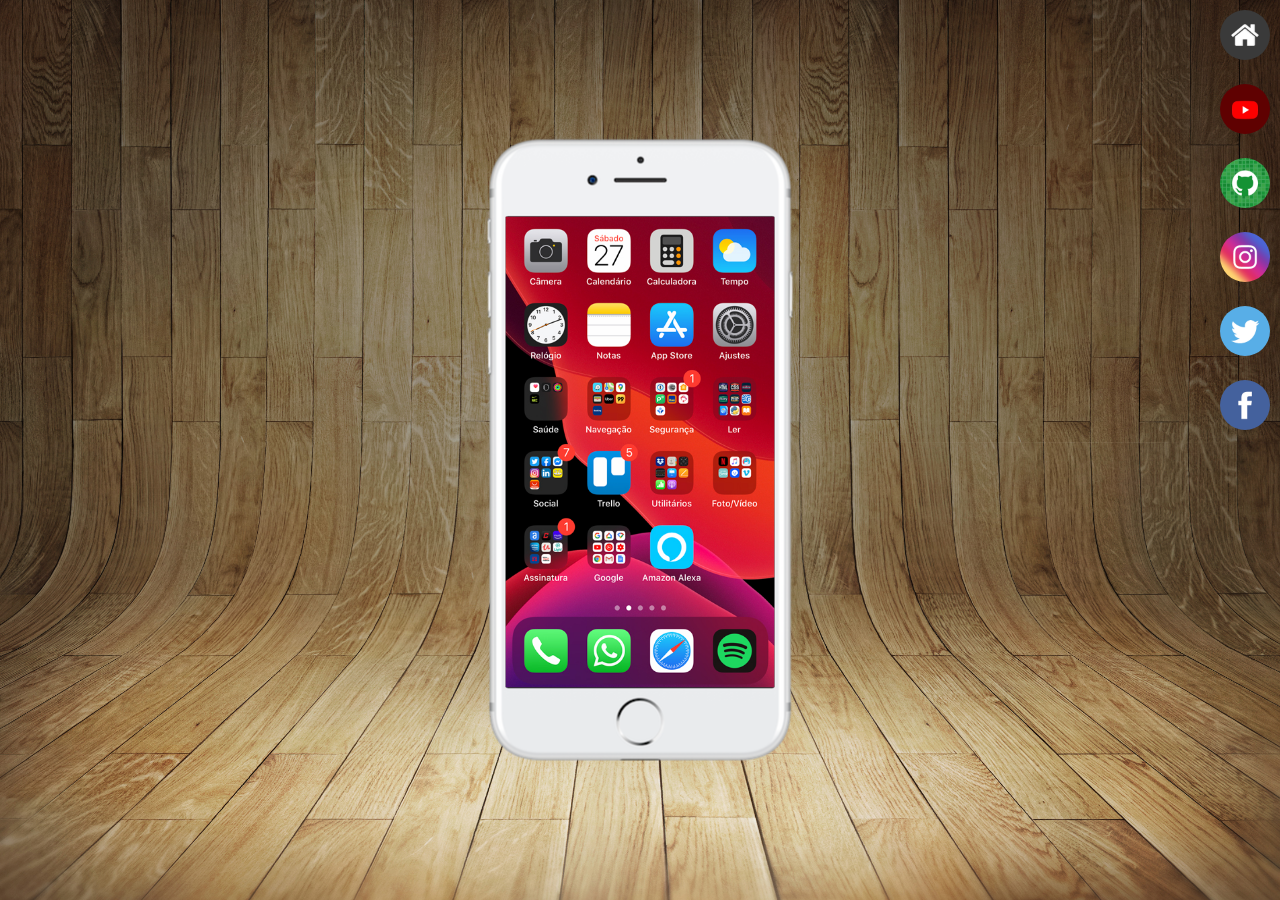
<file: index.html>
<!DOCTYPE html>
<html lang="pt-br">
<head>
    <meta charset="UTF-8">
    <meta name="viewport" content="width=device-width, initial-scale=1.0">
    <title>Projeto redes sociais</title>
    <link rel="stylesheet" href="estilos/estilo.css">
    <link rel="shortcut icon" href="favicon.ico" type="image/x-icon">
</head>
<body>
    <main>
        <section id="telefone">
            <iframe src="home.html" name="tela" id="tela" frameborder="0">
                <p>Seu navegador não é compatível com isso</p>
            </iframe>
        </section>
        <section id="redes-sociais">
            <a href="home.html" target="tela"> <img src="imagens/logo-home.jpg" alt="home"></a> <br>
            <a href="youtube.html" target="tela"> <img src="imagens/logo-youtube.jpg" alt="youtube"></a> <br>
            <a href="github.html" target="tela"> <img src="imagens/logo-github.jpg" alt="git hub"></a> <br>
            <a href="instagram.html" target="tela"> <img src="imagens/logo-instagram.jpg" alt="instagram"></a> <br>
            <a href="twitter.html" target="tela"> <img src="imagens/logo-twitter.jpg" alt="twitter"></a> <br>
            <a href="facebook.html" target="tela"> <img src="imagens/logo-facebook.jpg" alt="facebook"></a>
        </section>
    </main>
</body>
</html>
</file>
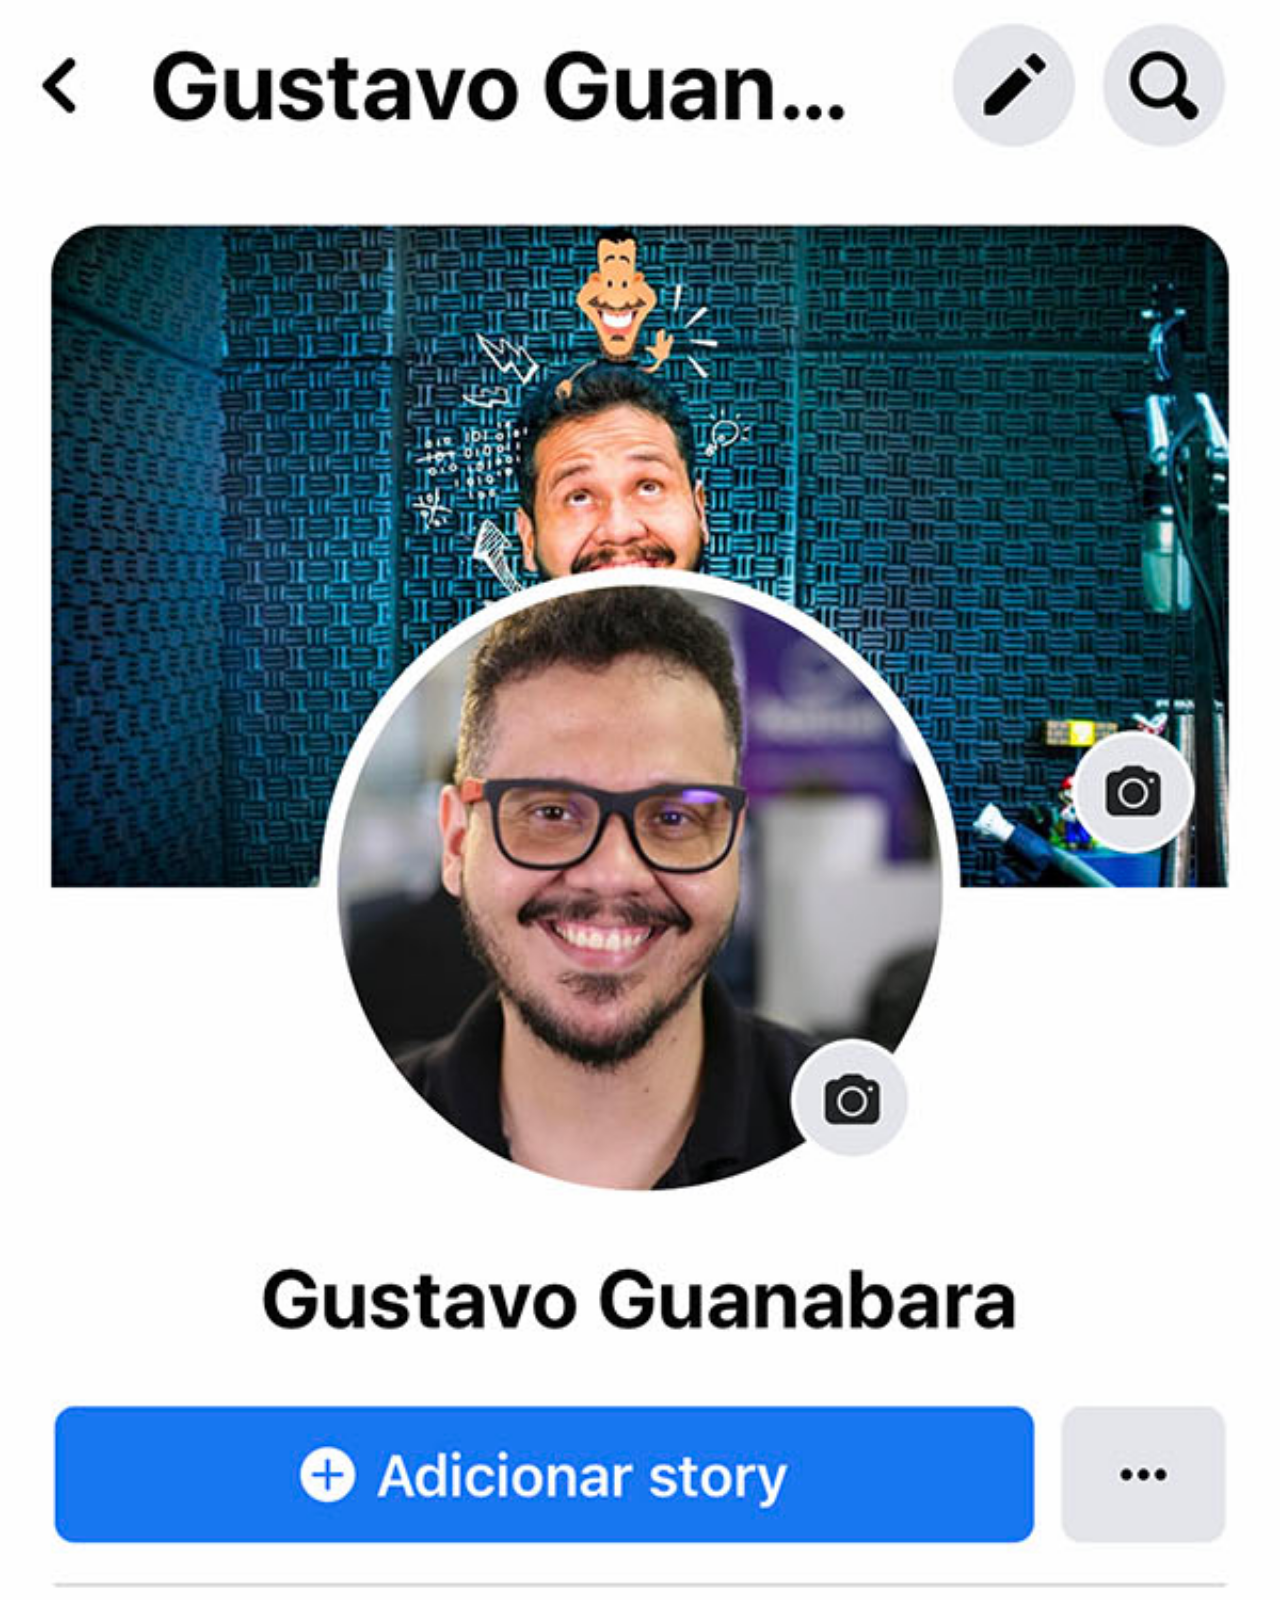
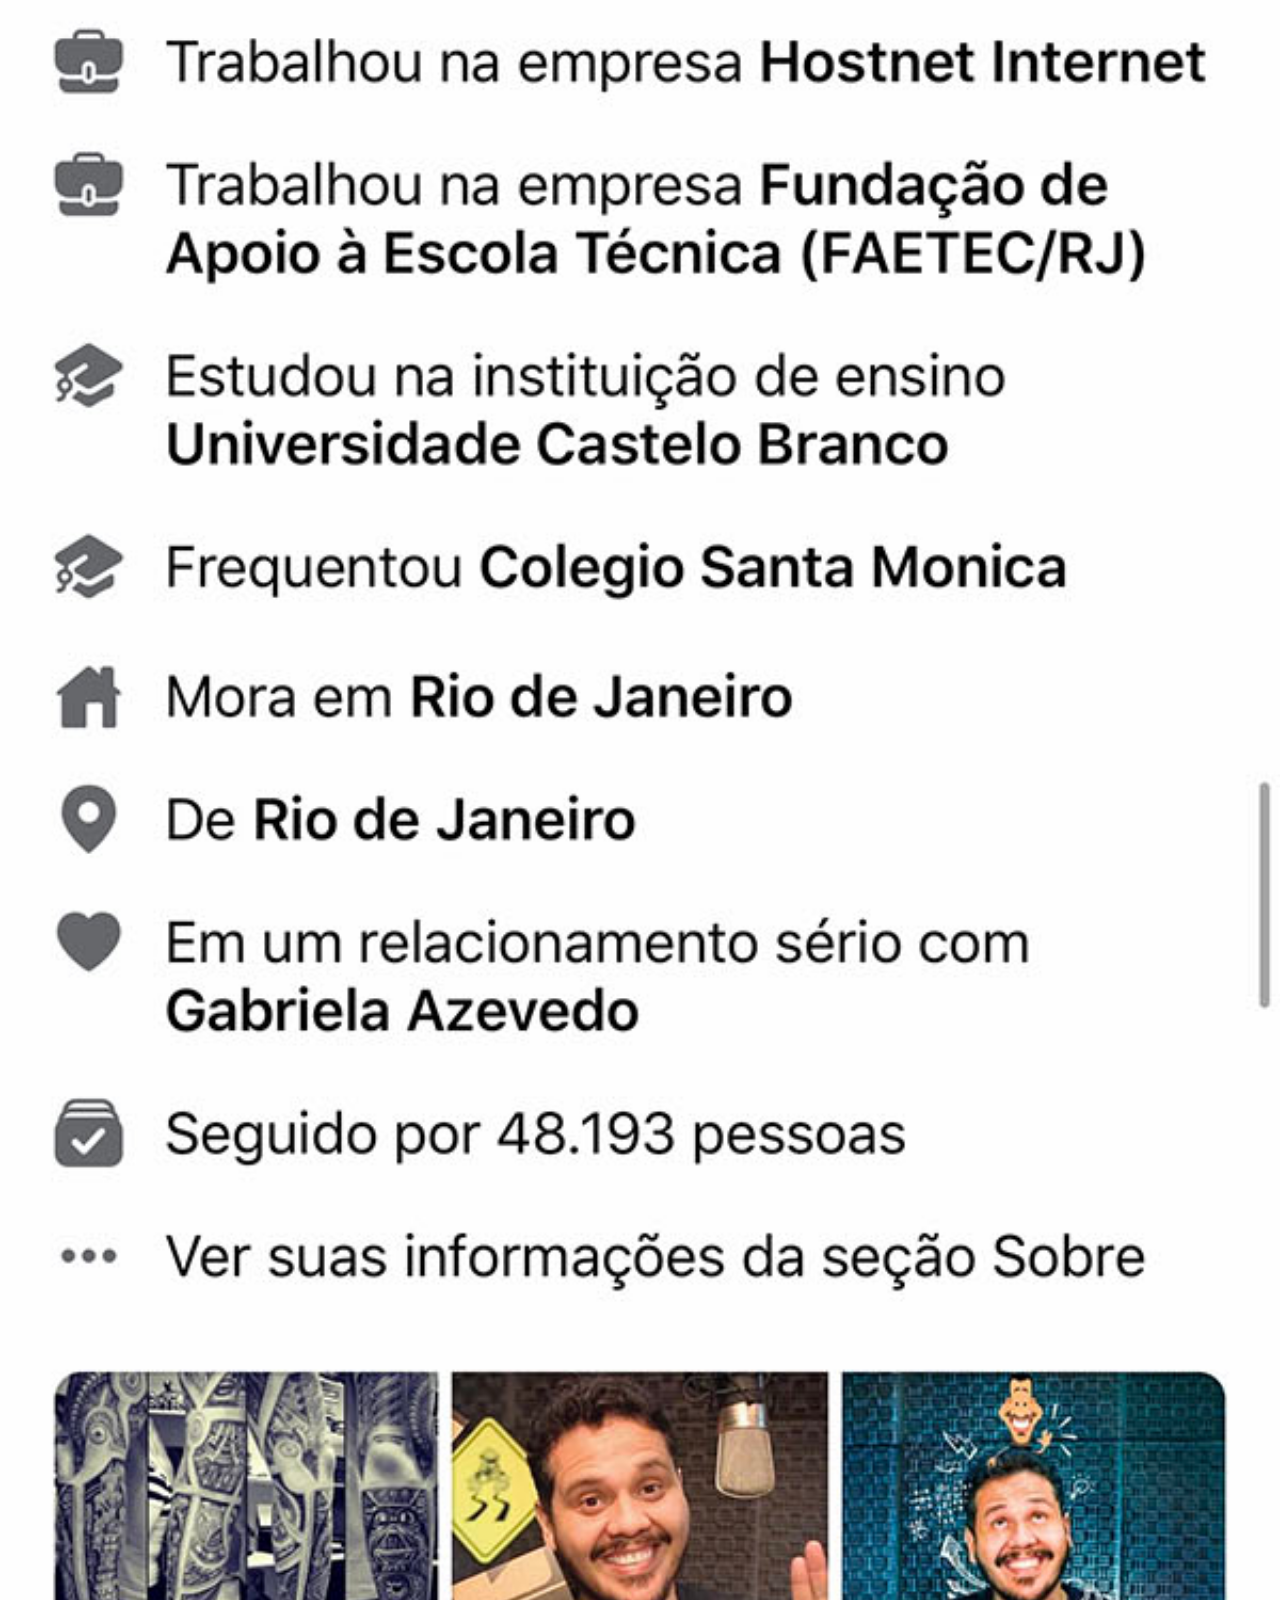
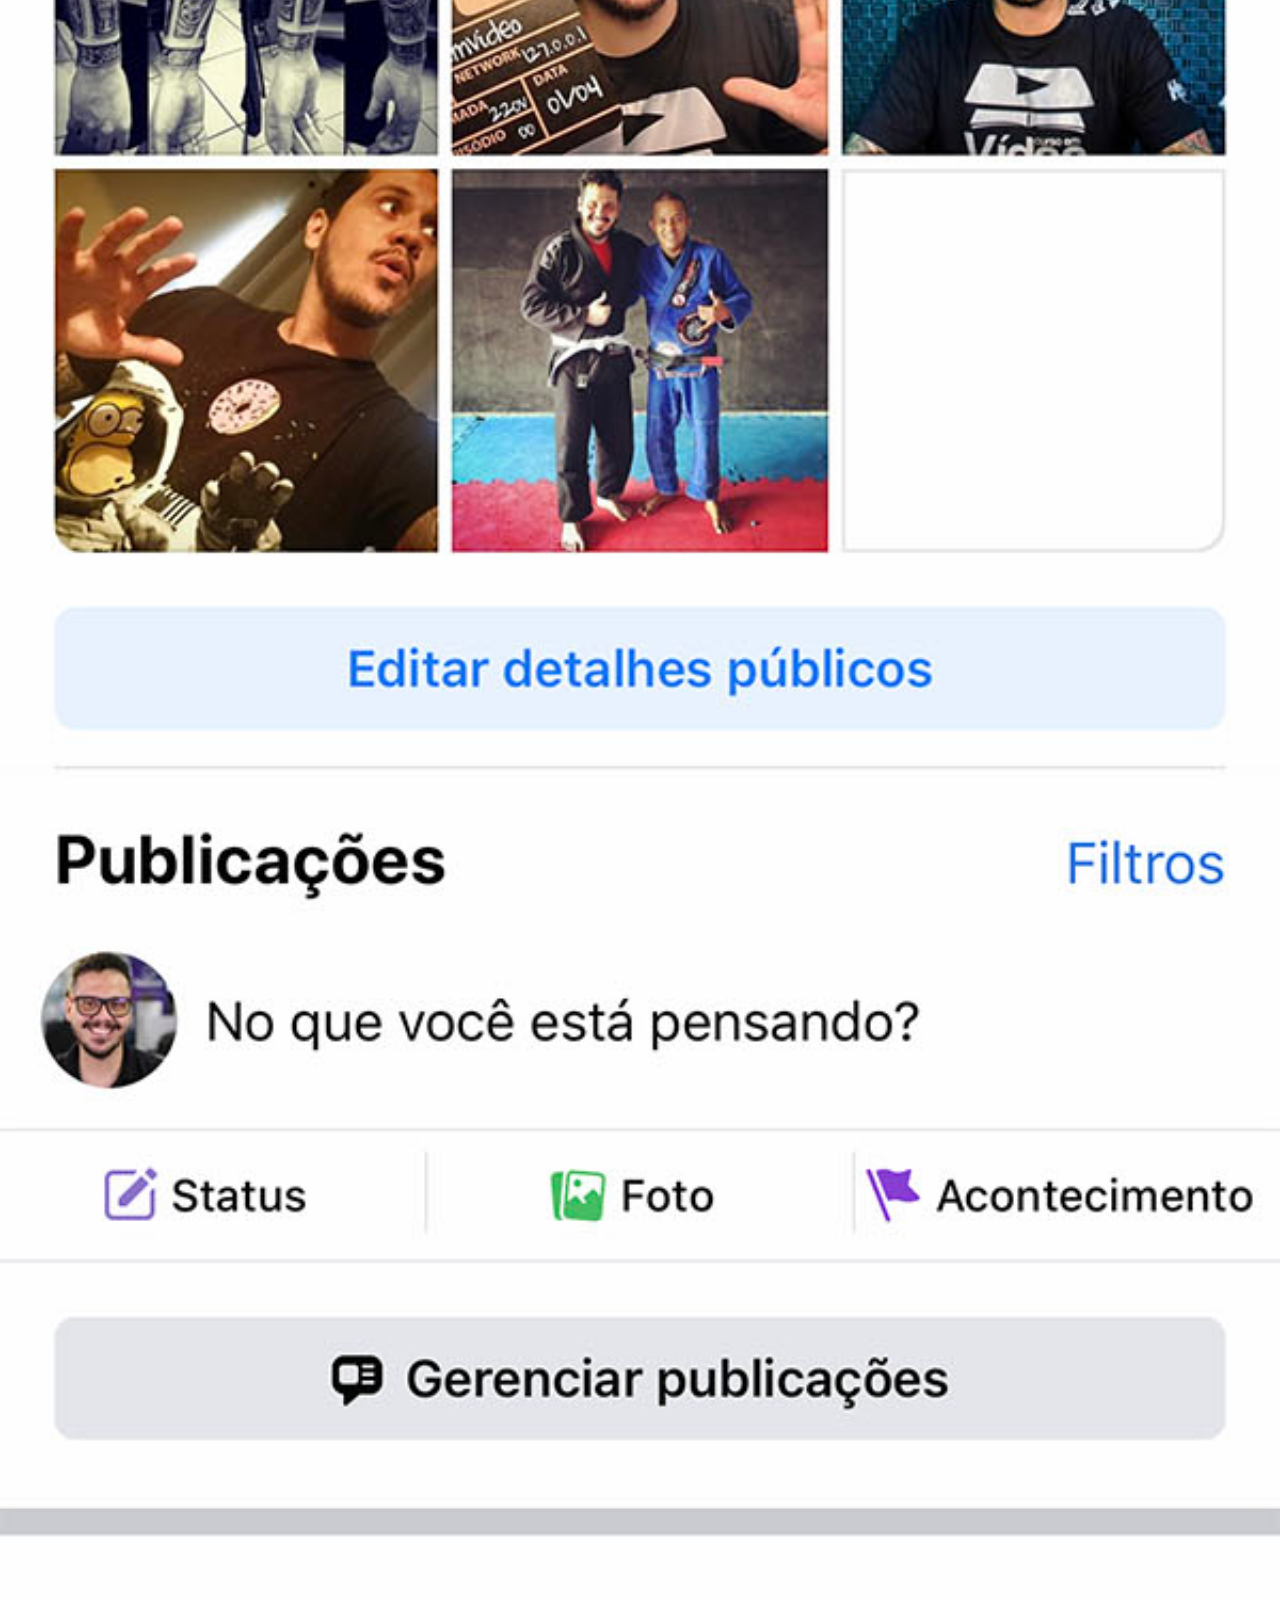
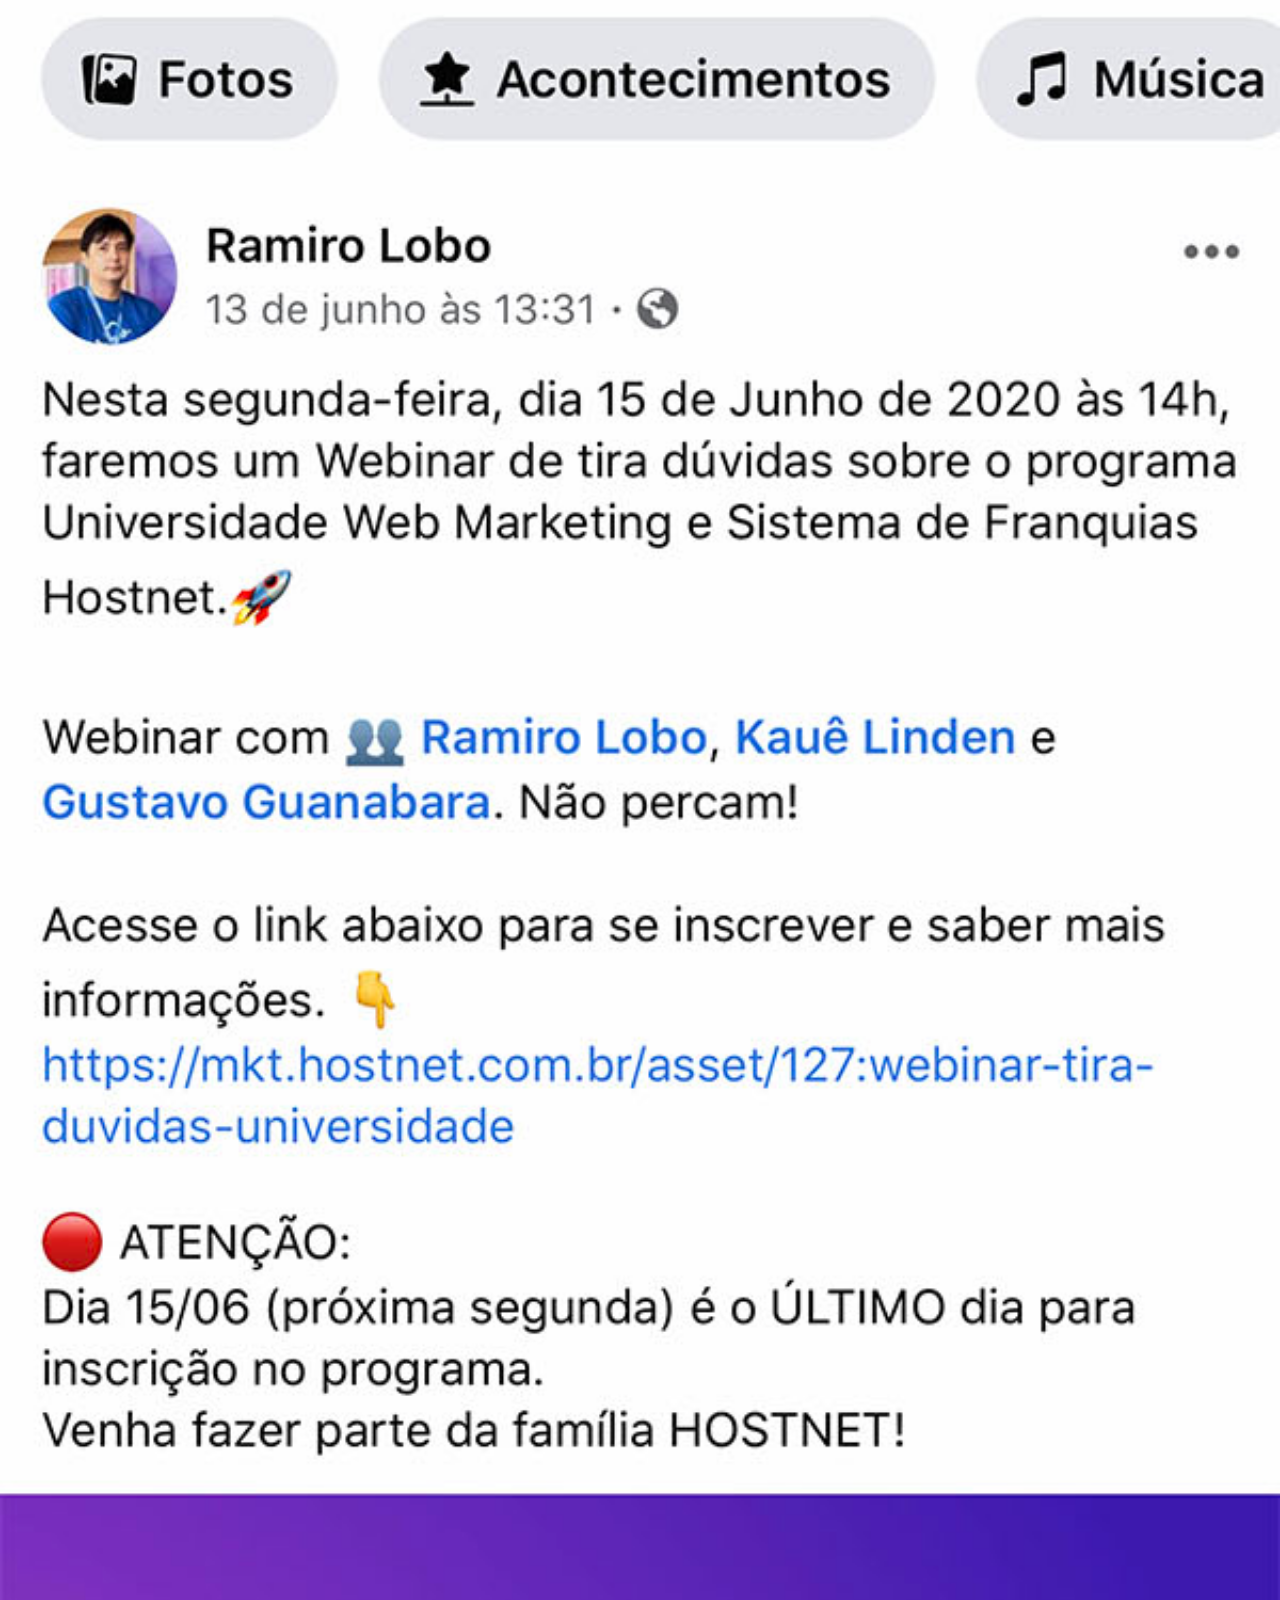
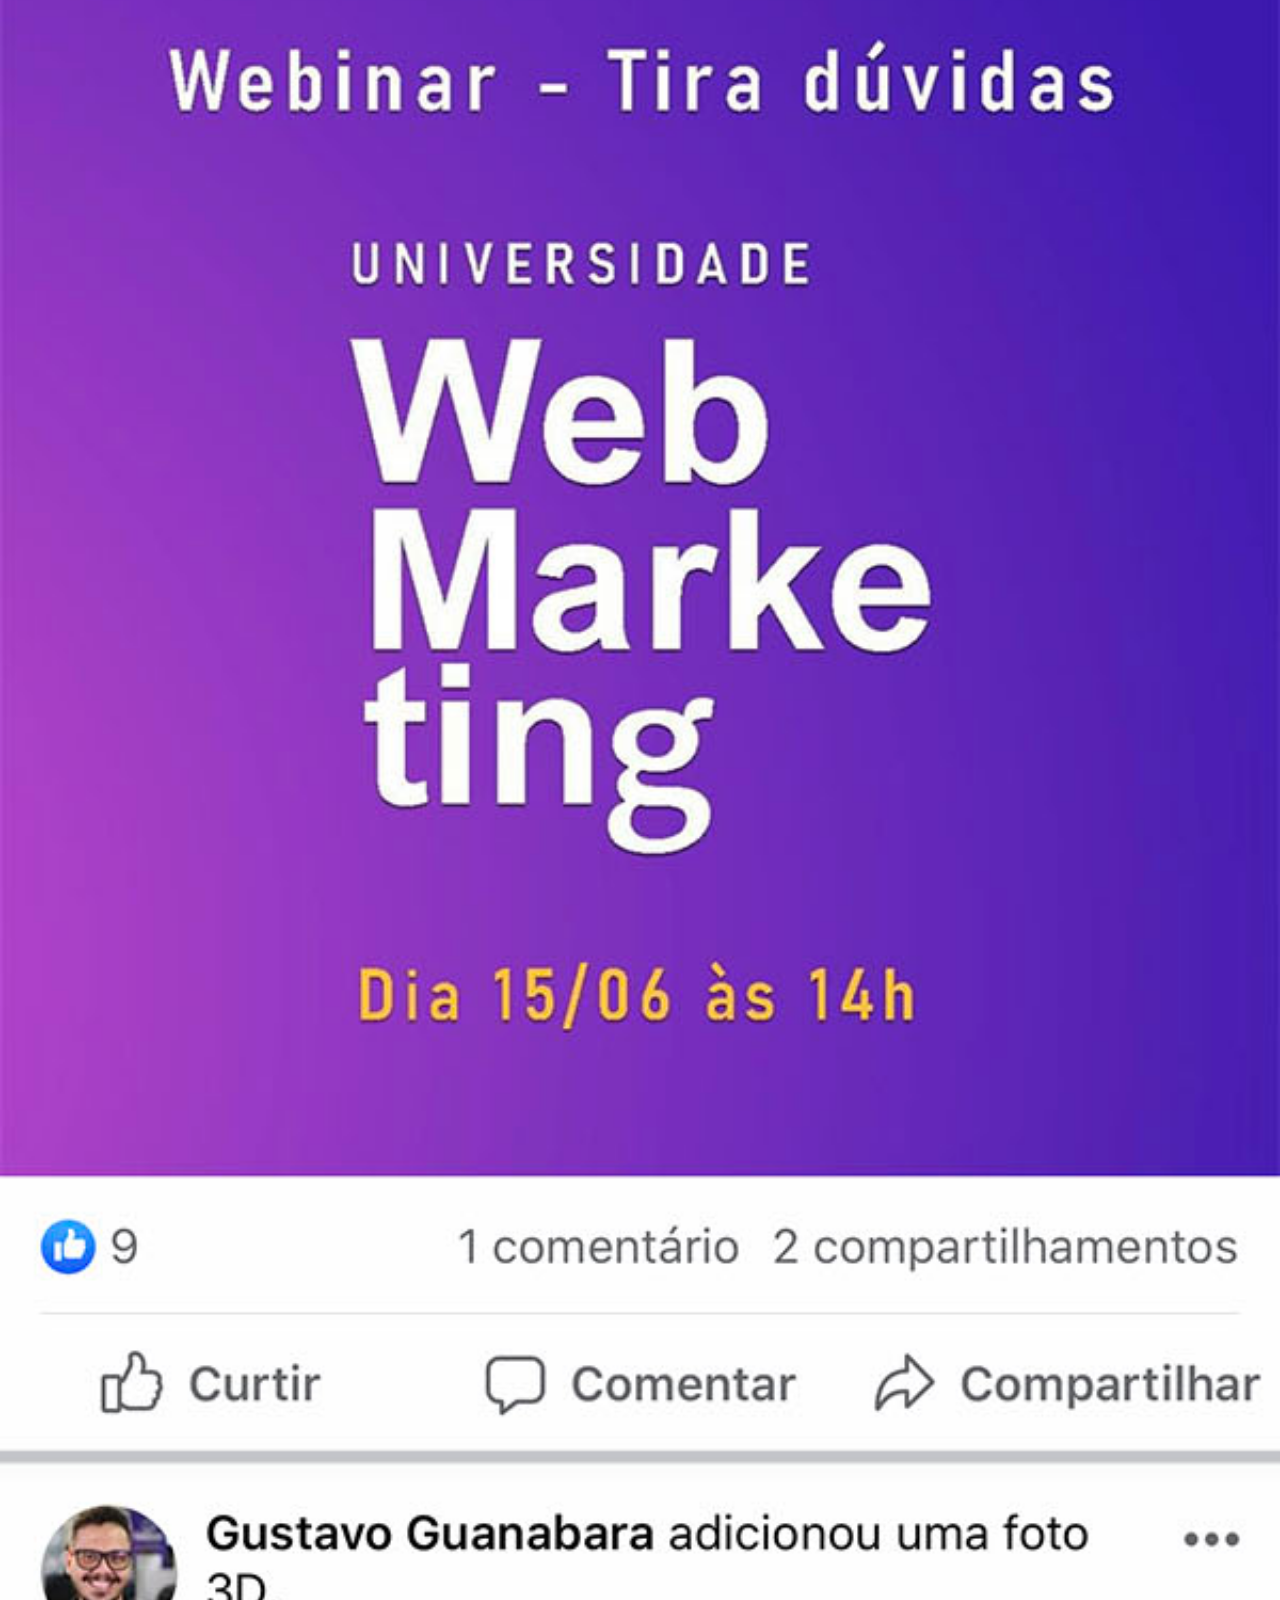
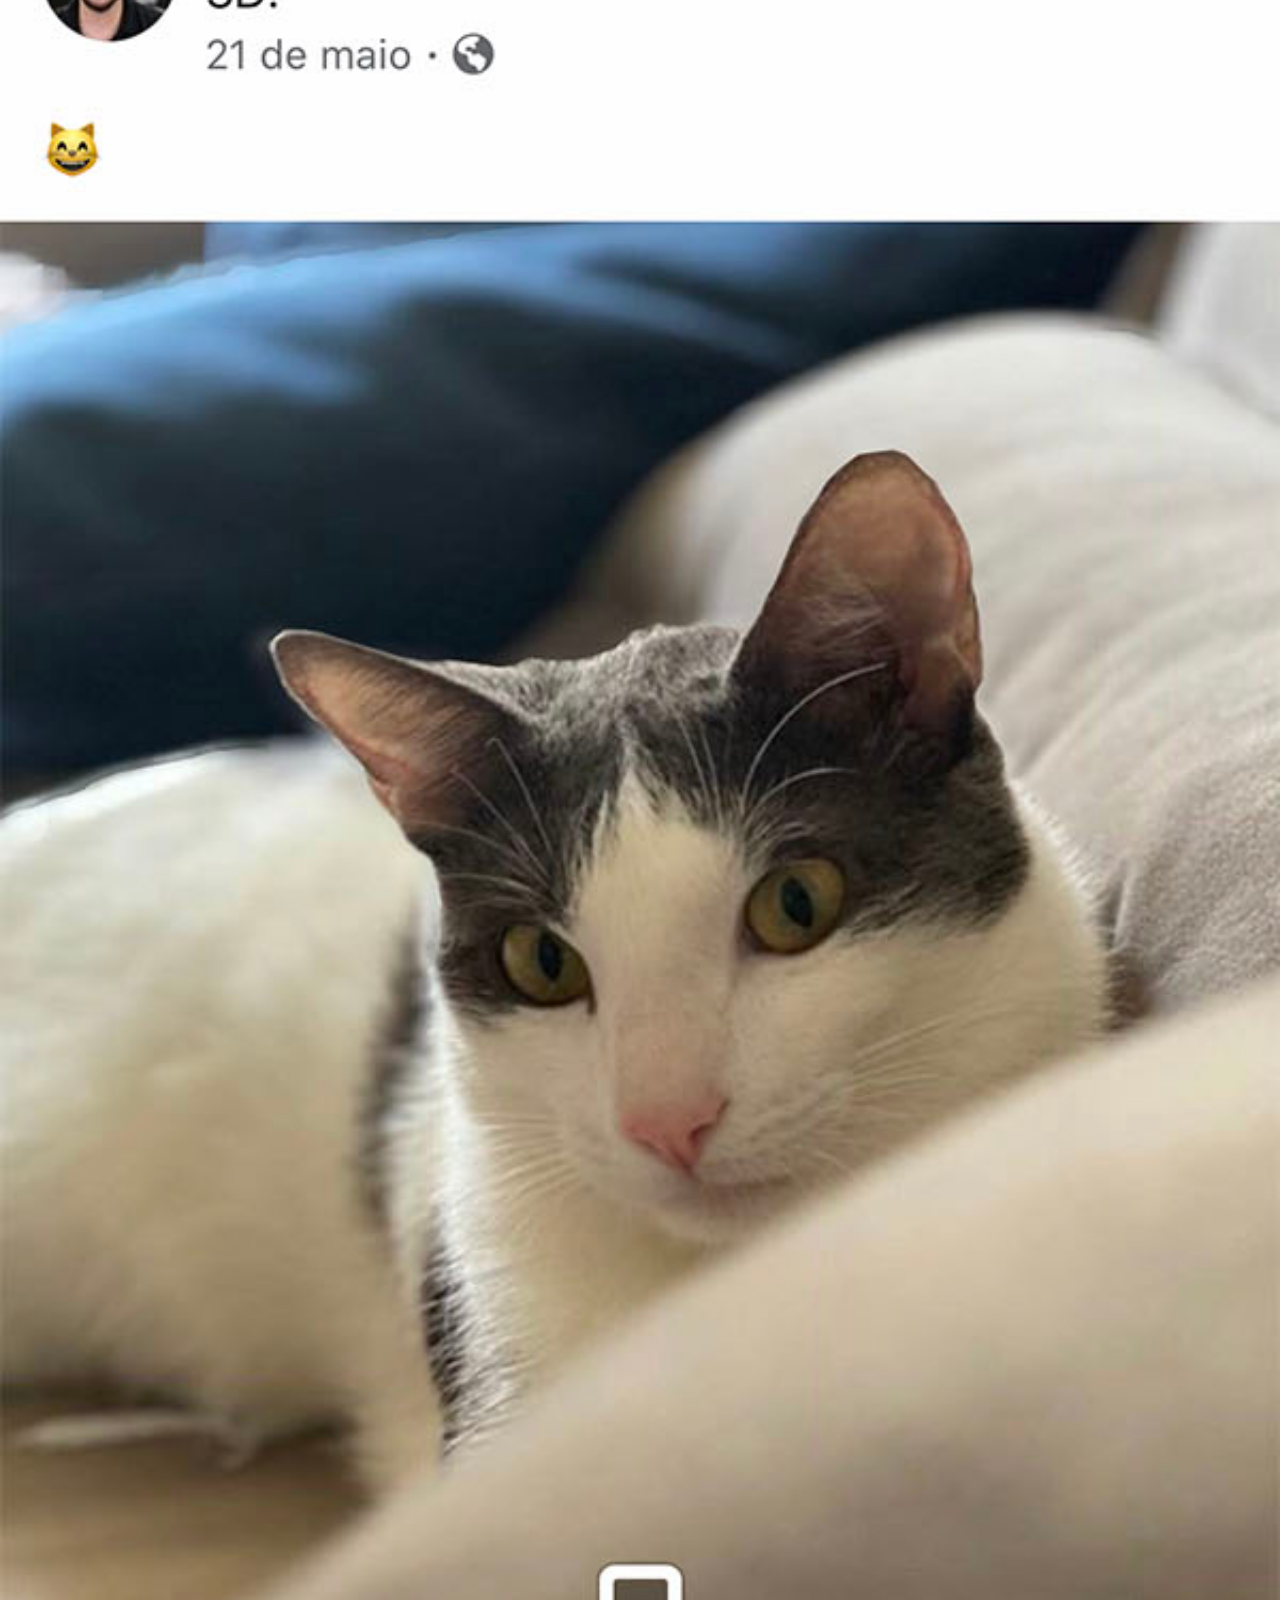
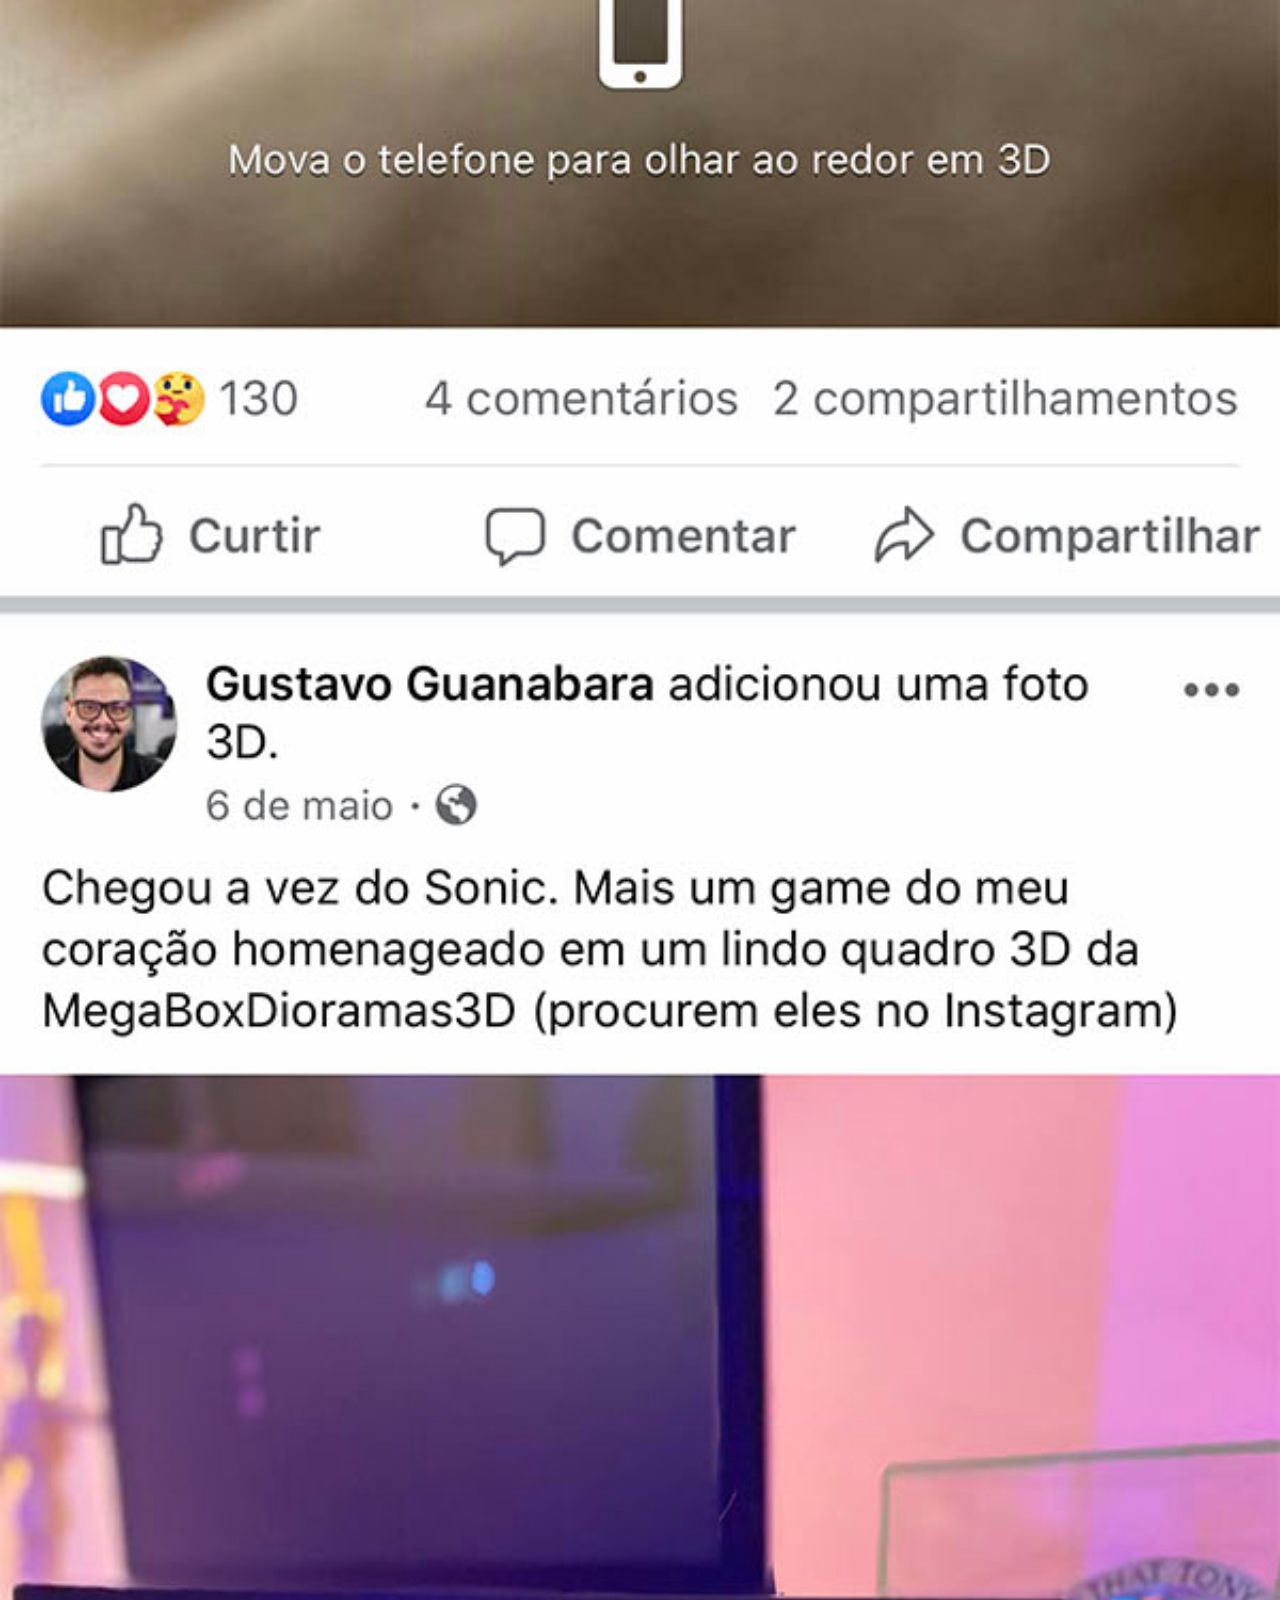
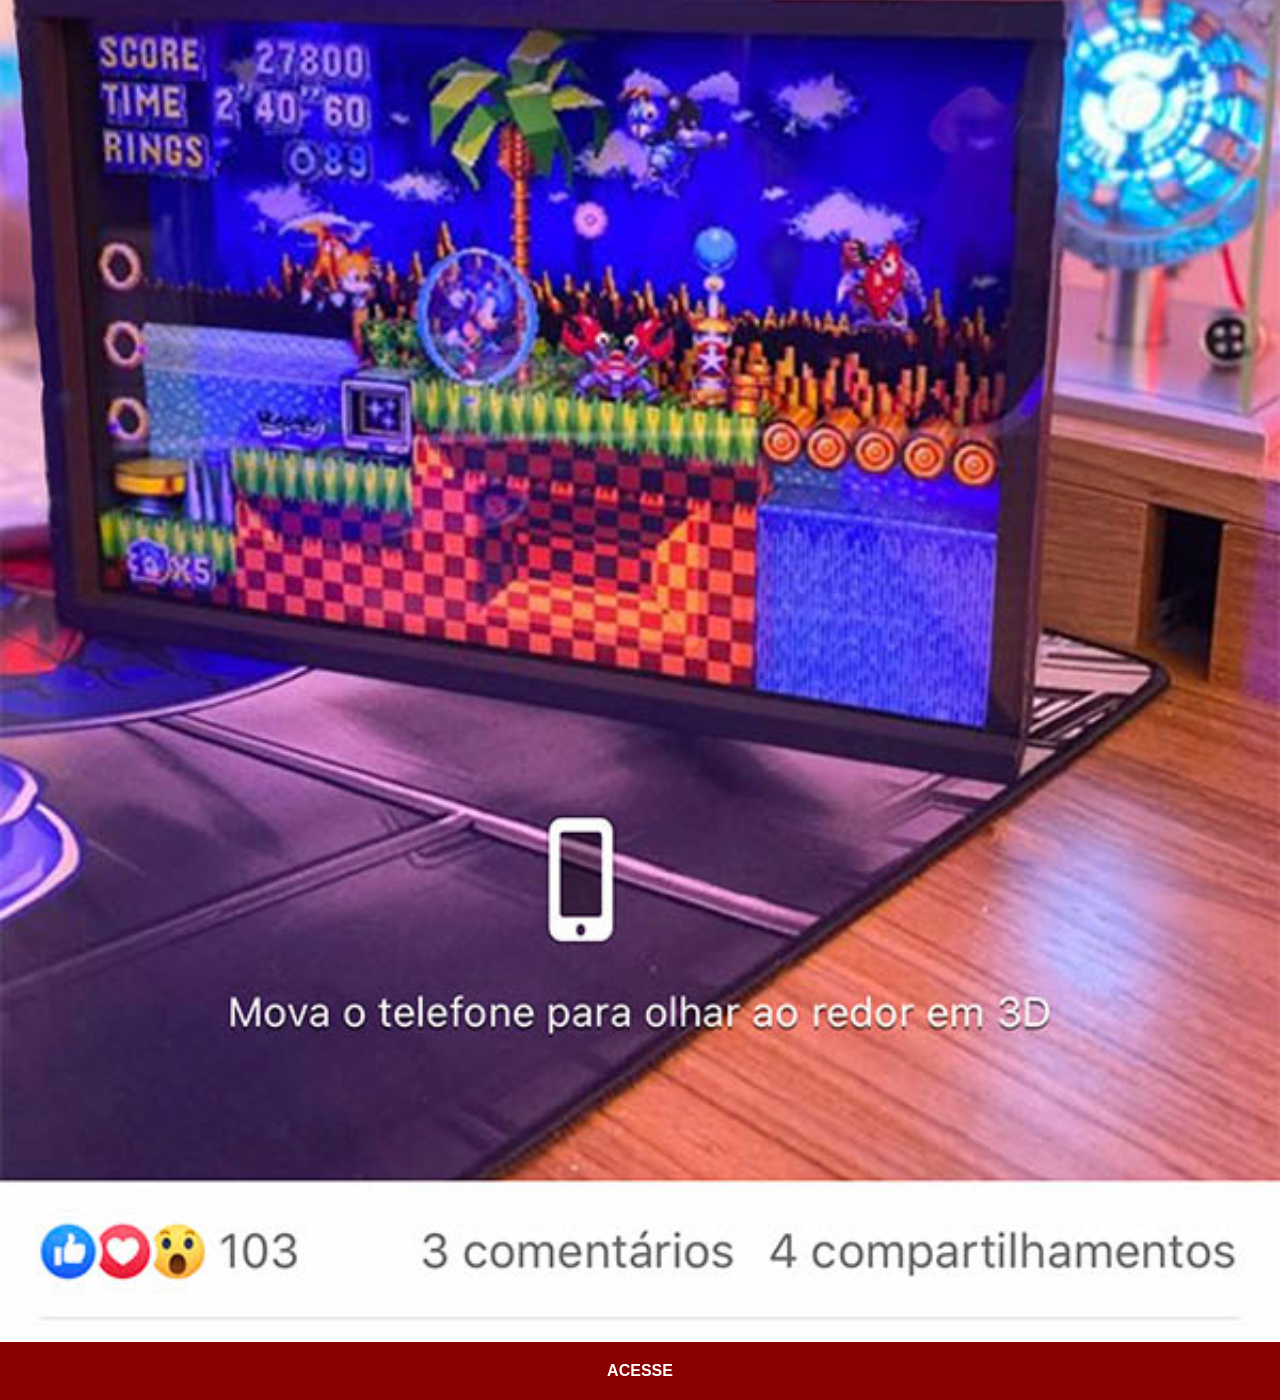
<file: facebook.html>
<!DOCTYPE html>
<html lang="pt-br">
<head>
    <meta charset="UTF-8">
    <meta name="viewport" content="width=device-width, initial-scale=1.0">
    <title>Facebook</title>
    <link rel="stylesheet" href="estilos/social.css">
</head>
<body>
    <img src="imagens/tela-facebook.jpg" alt="facebook">
    <a href="https://www.facebook.com/gustavoguanabara?locale=pt_BR" target="_blank">ACESSE</a>
</body>
</html>
</file>
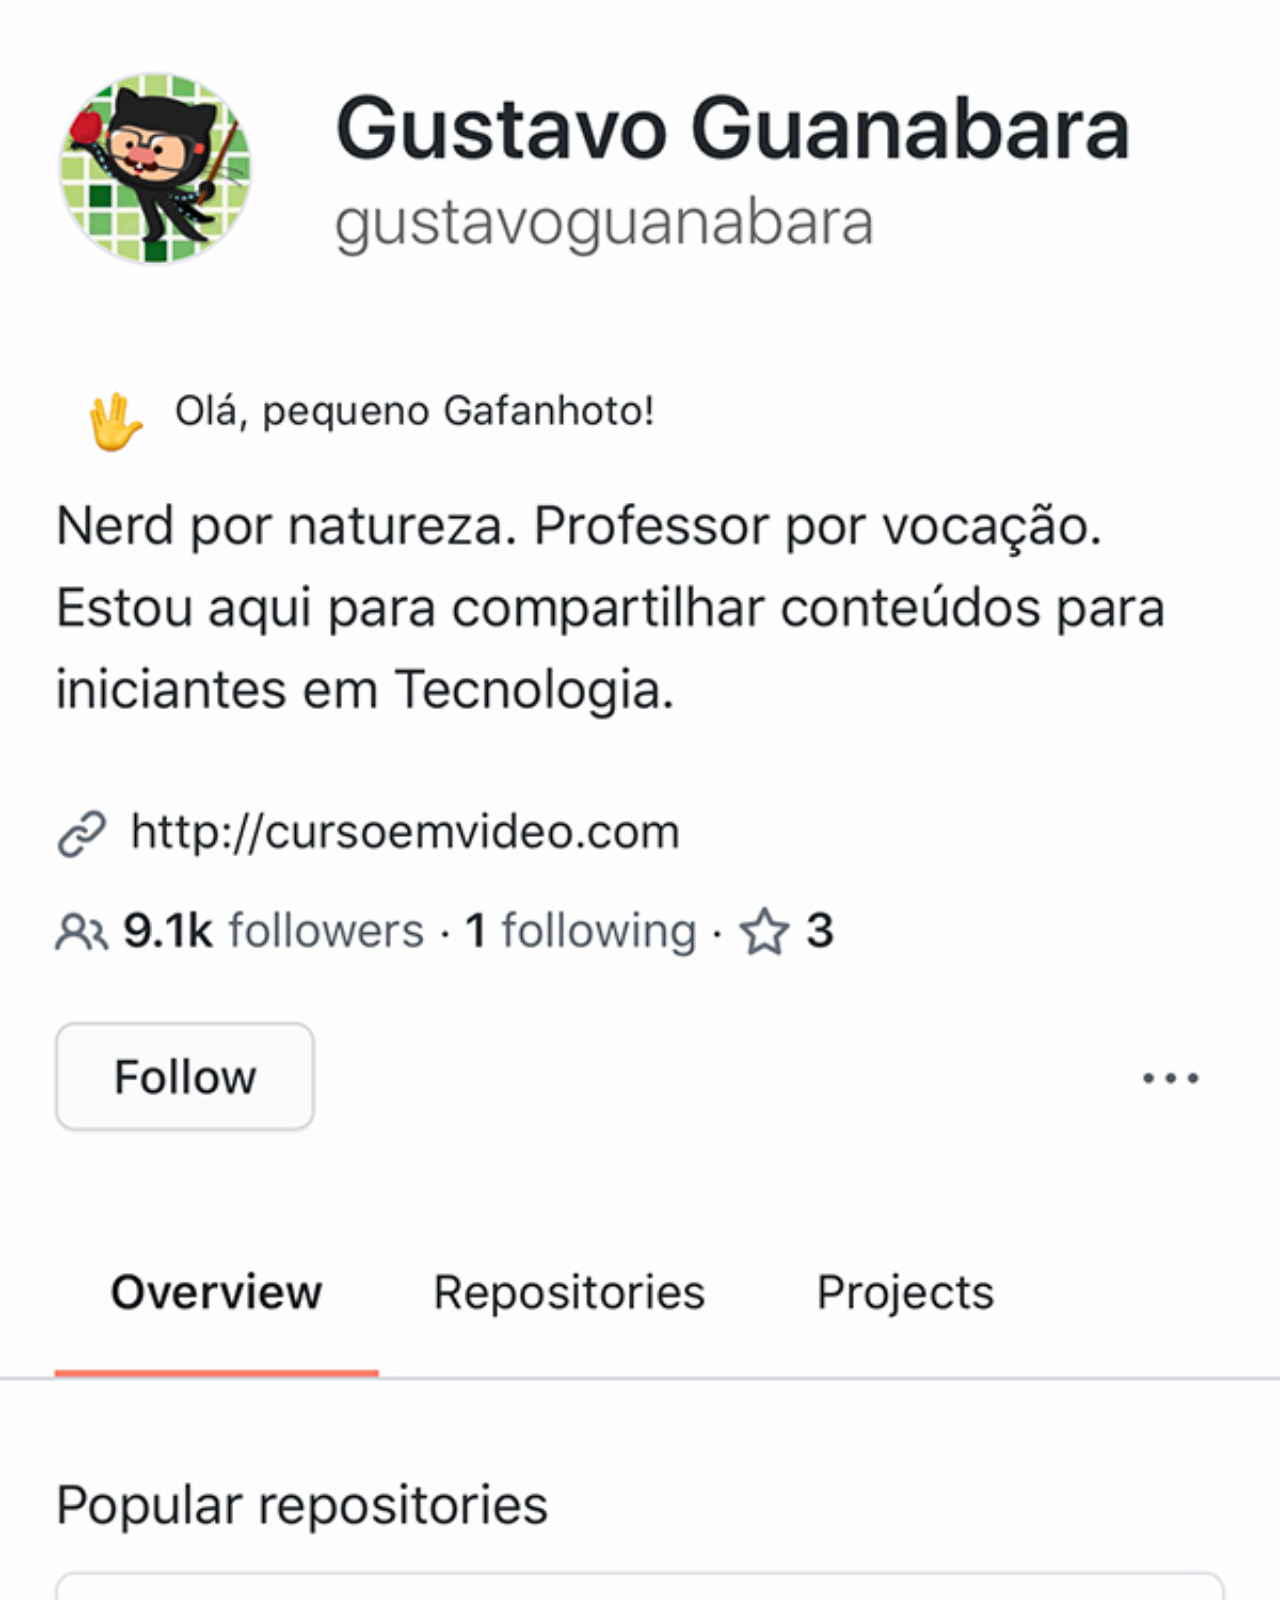
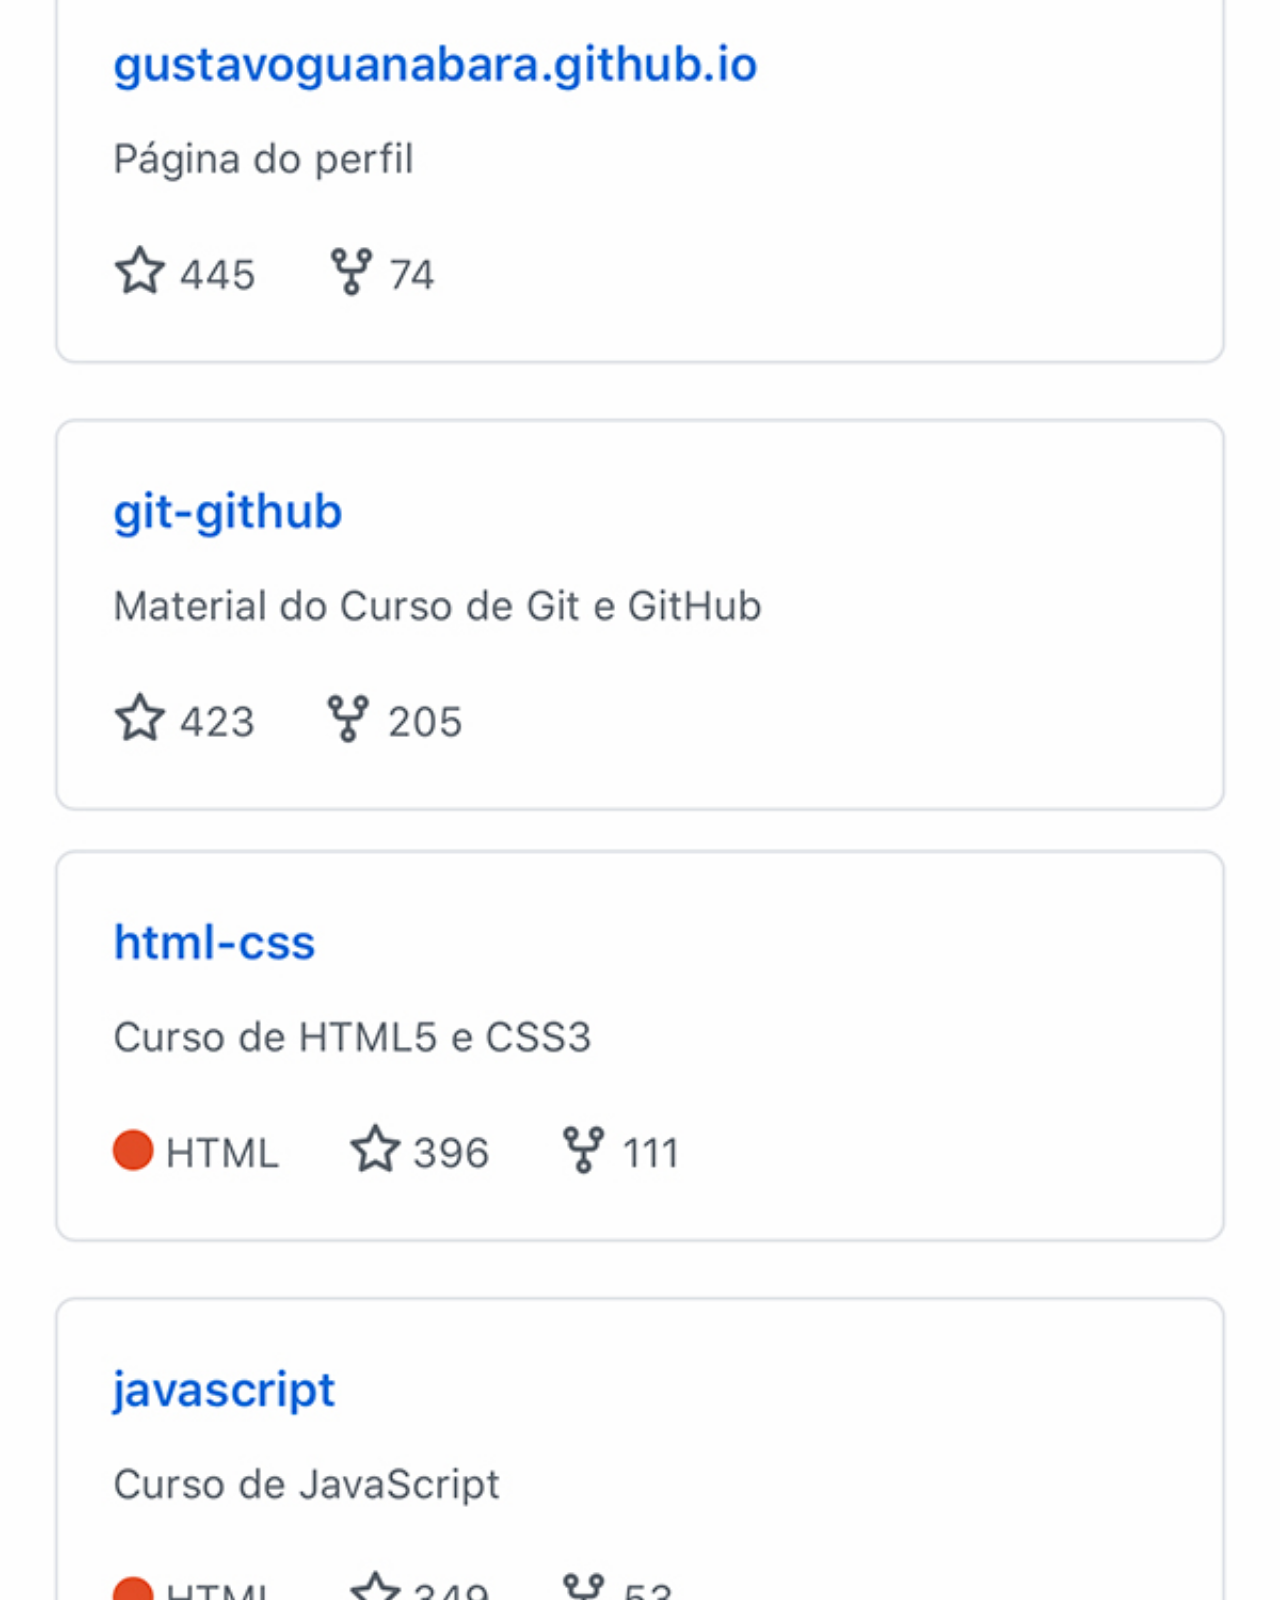
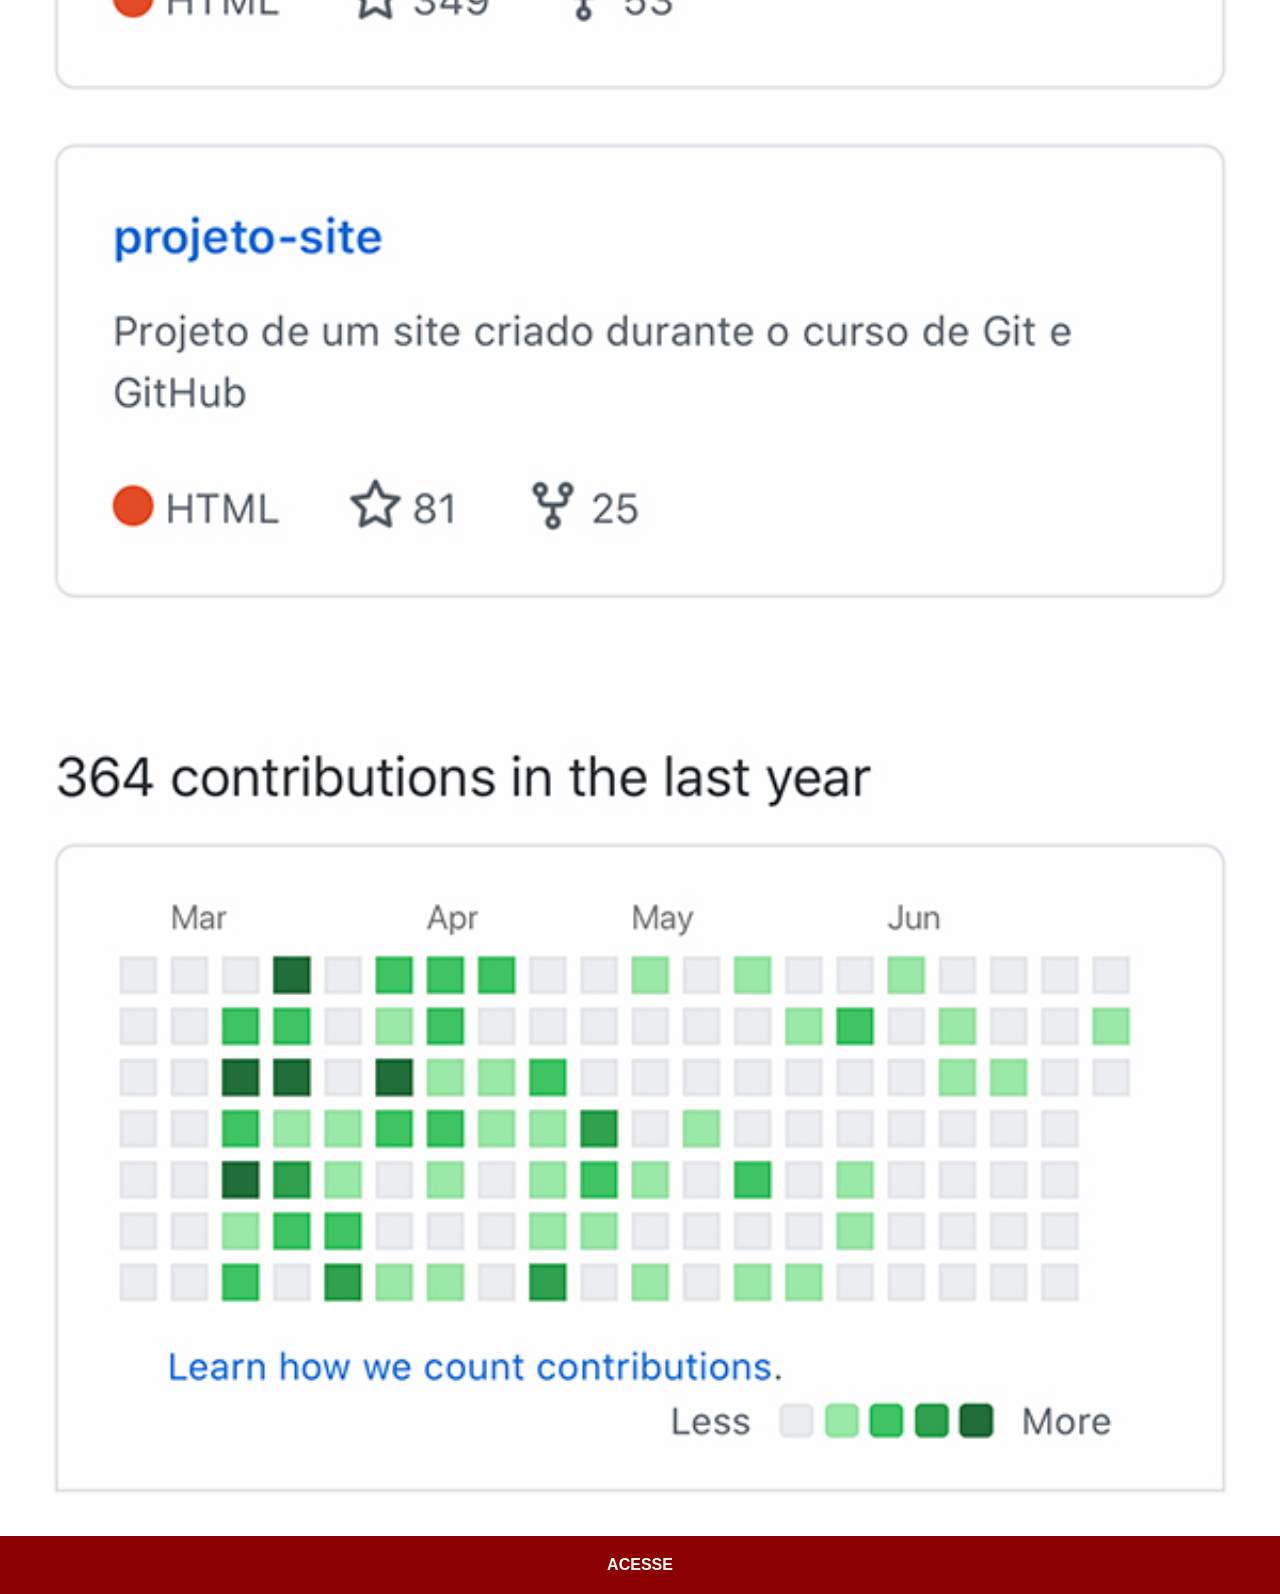
<file: github.html>
<!DOCTYPE html>
<html lang="pt-br">
<head>
    <meta charset="UTF-8">
    <meta name="viewport" content="width=device-width, initial-scale=1.0">
    <title>Github</title>
    <link rel="stylesheet" href="estilos/social.css">
</head>
<body>
    <img src="imagens/tela-github.jpg" alt="github">
    <a href="https://gustavoguanabara.github.io/" target="_blank">ACESSE</a>
</body>
</html>
</file>
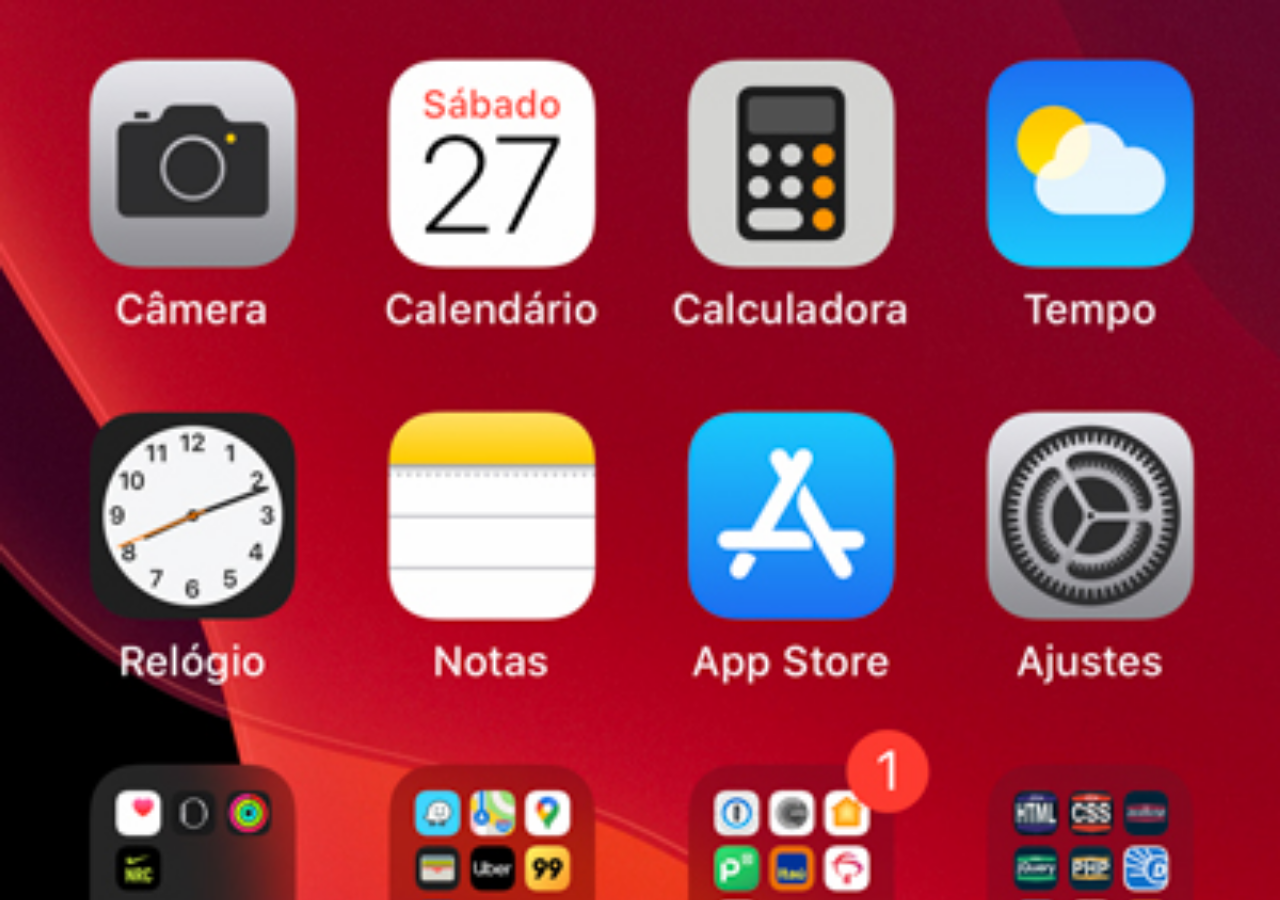
<file: home.html>
<!DOCTYPE html>
<html lang="pt-br">
<head>
    <meta charset="UTF-8">
    <meta name="viewport" content="width=device-width, initial-scale=1.0">
    <title>Home</title>
    <style>
        * {
            margin: 0px;
            padding: 0px;
        }


        body{
            height: 100vh;
            width: 100vw;
            background: black url(imagens/tela-home.jpg);
            background-repeat: no-repeat;
            background-position: top center;
            background-size: cover;
        }
    </style>
</head>
<body>
    
</body>
</html>
</file>
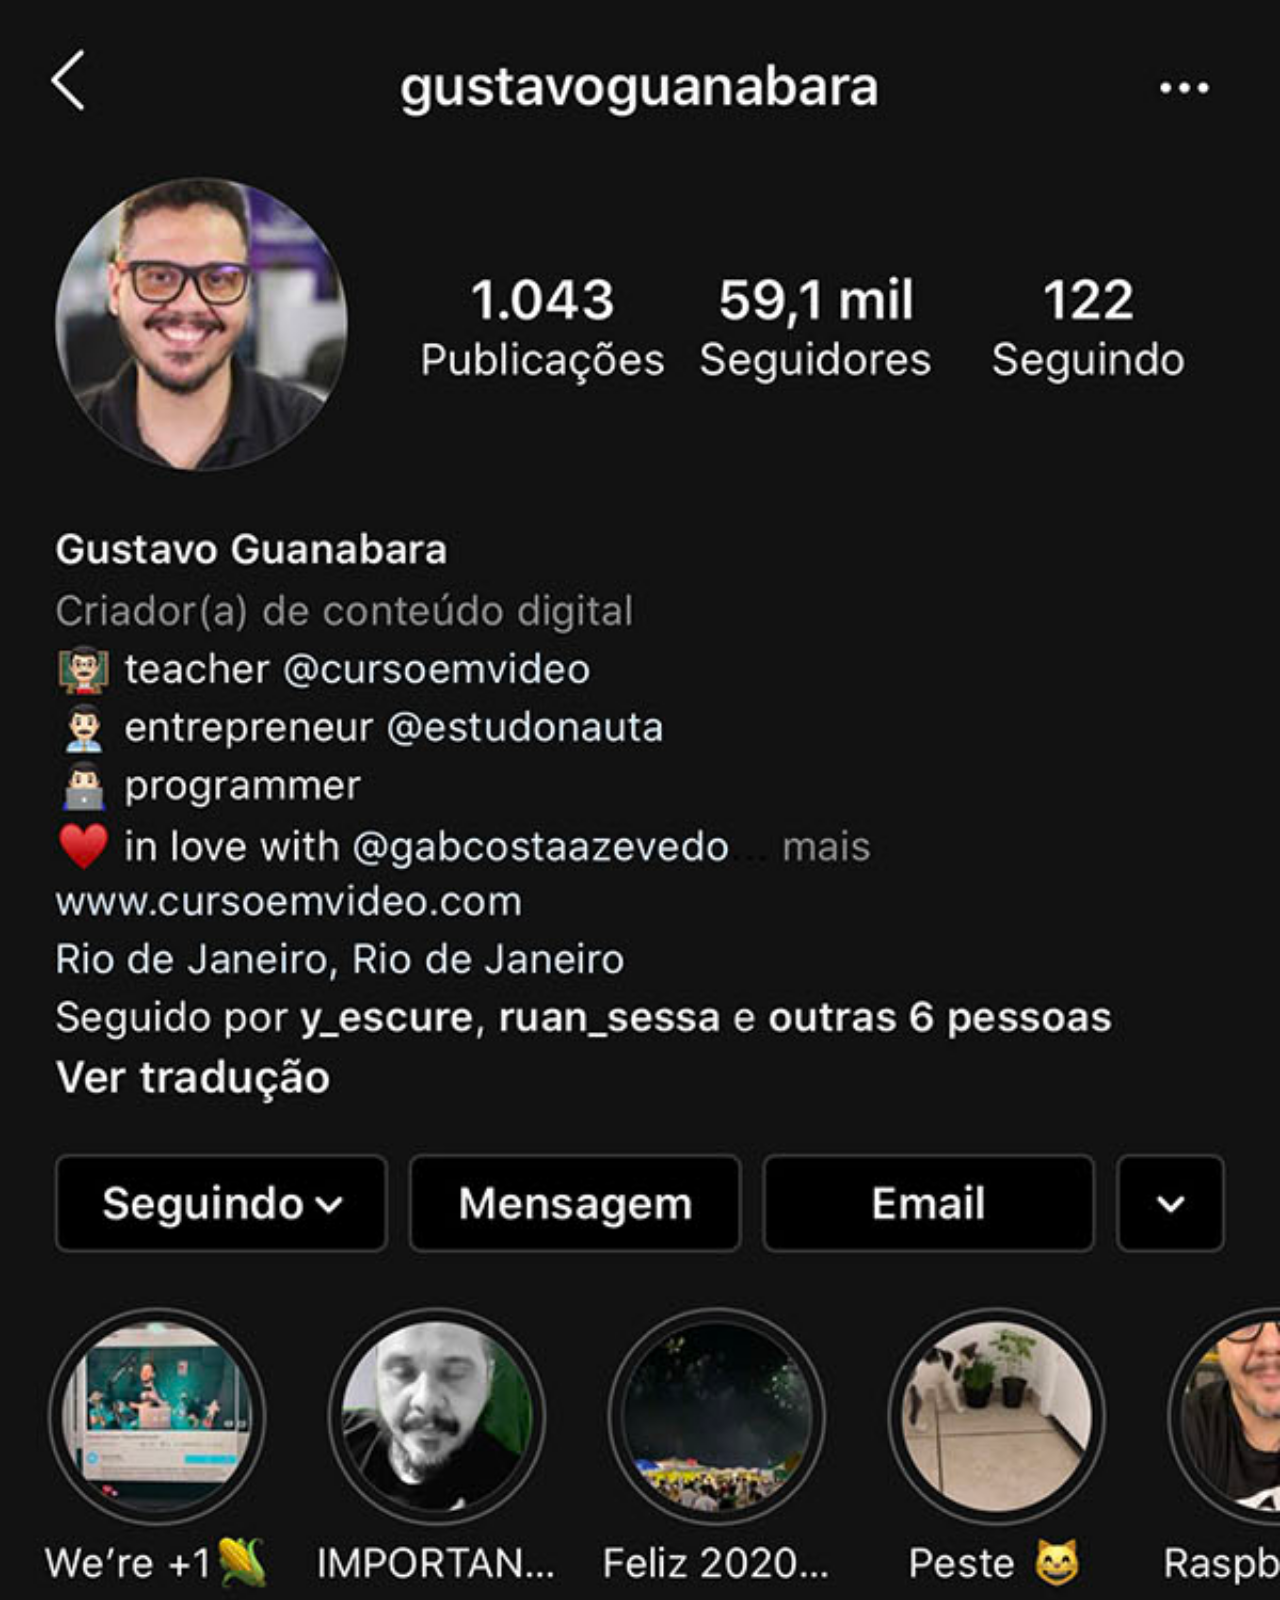
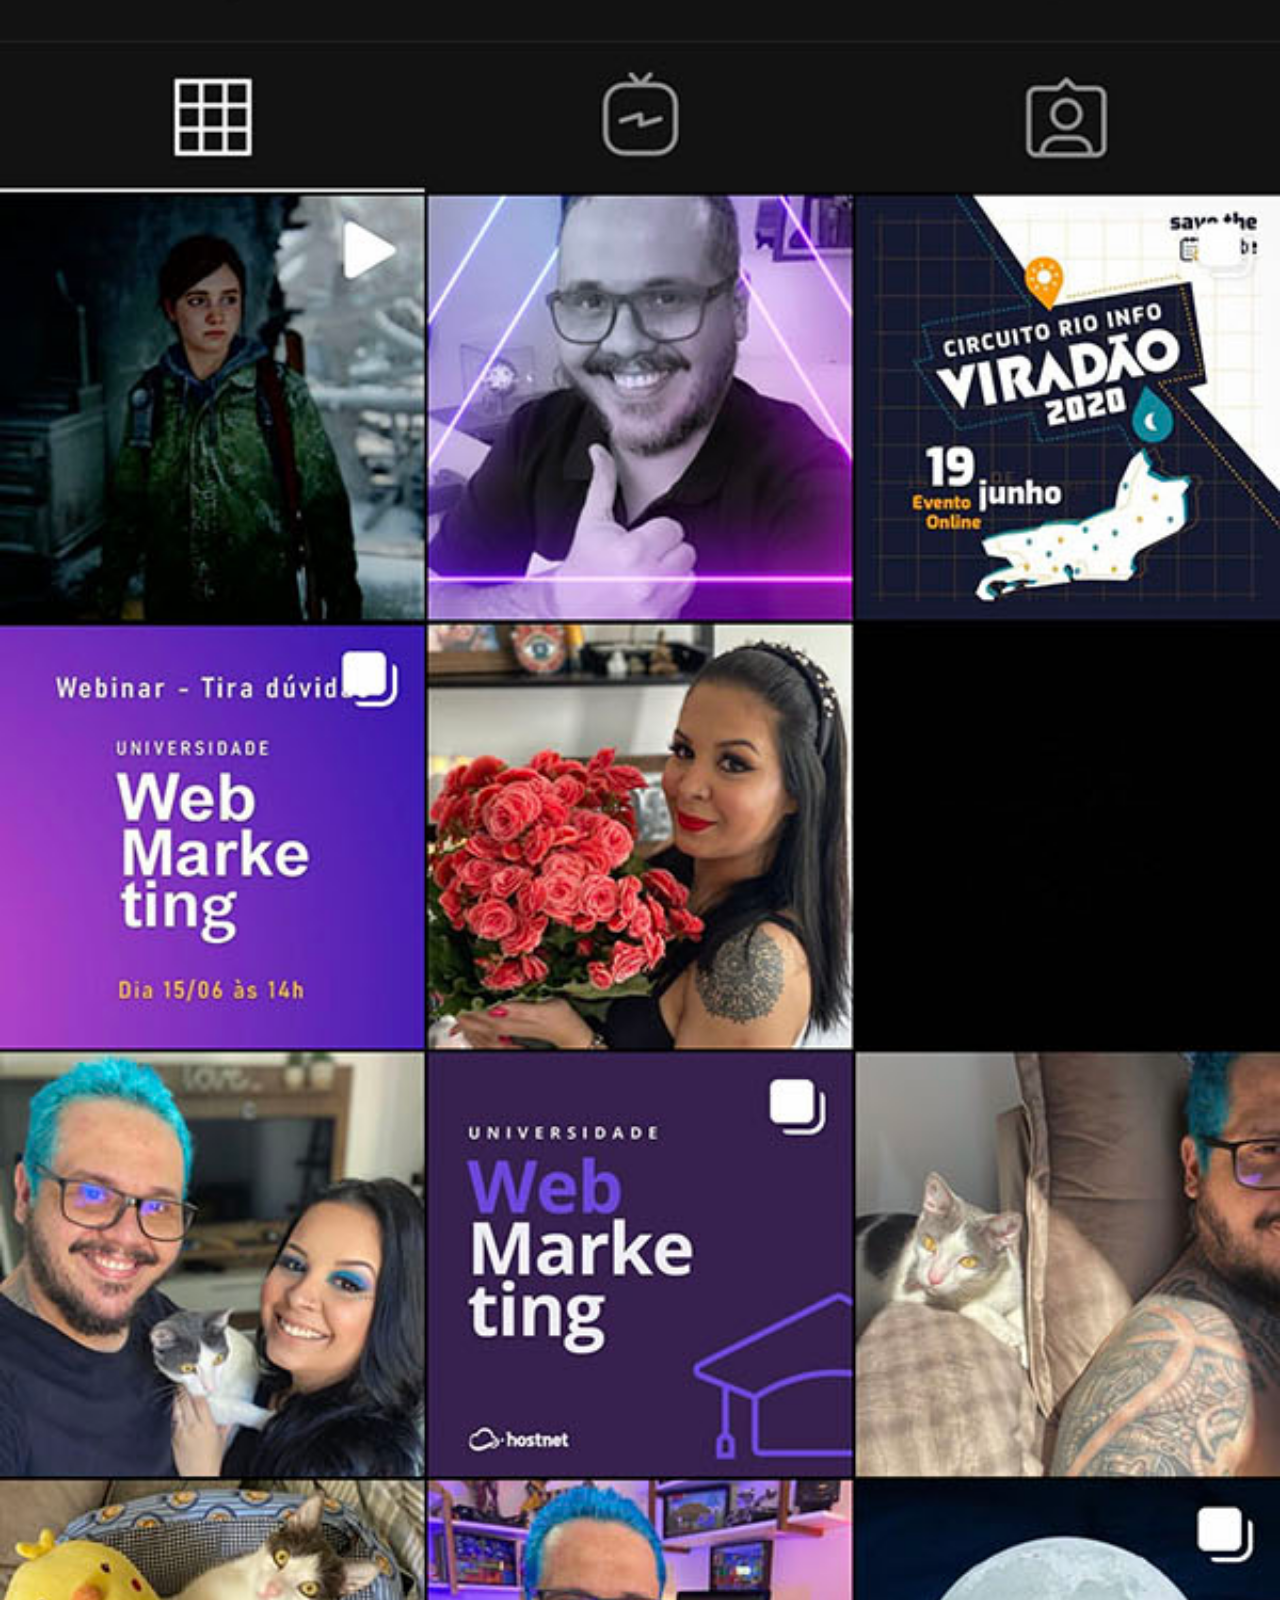
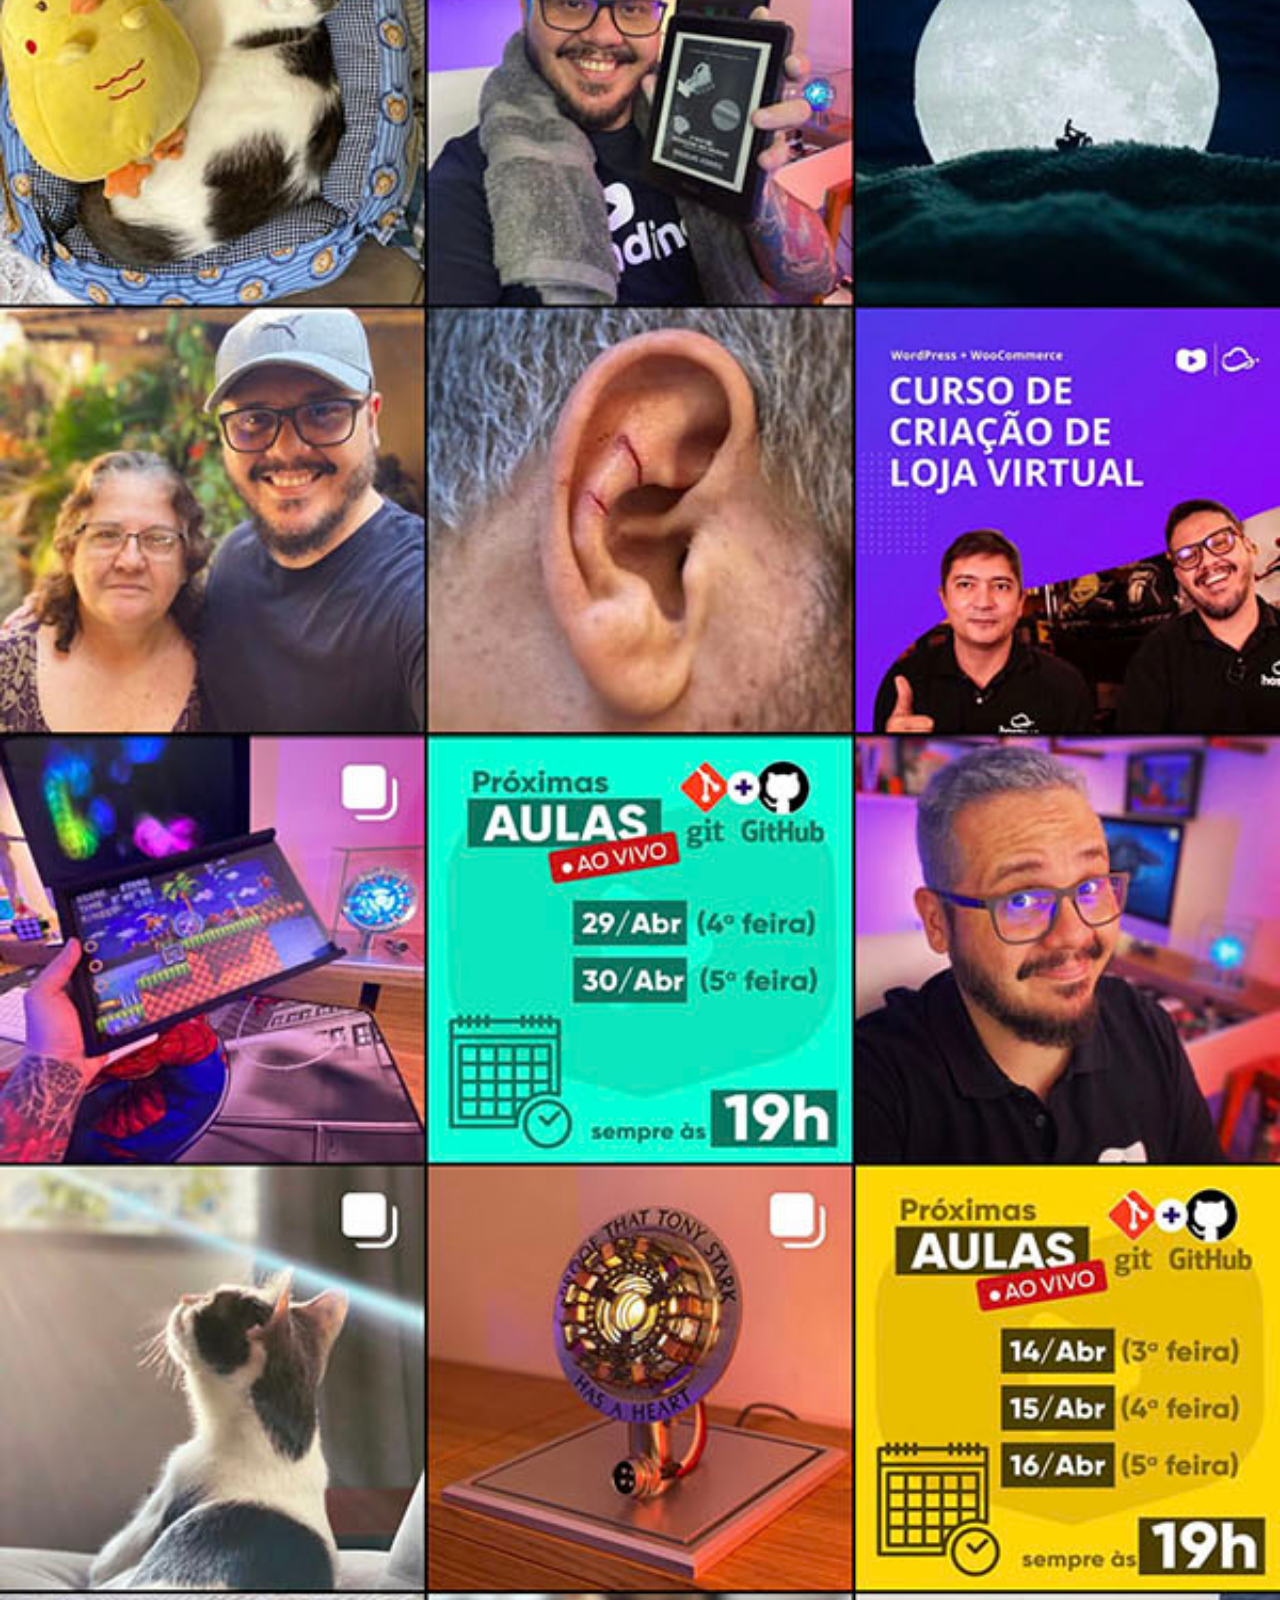
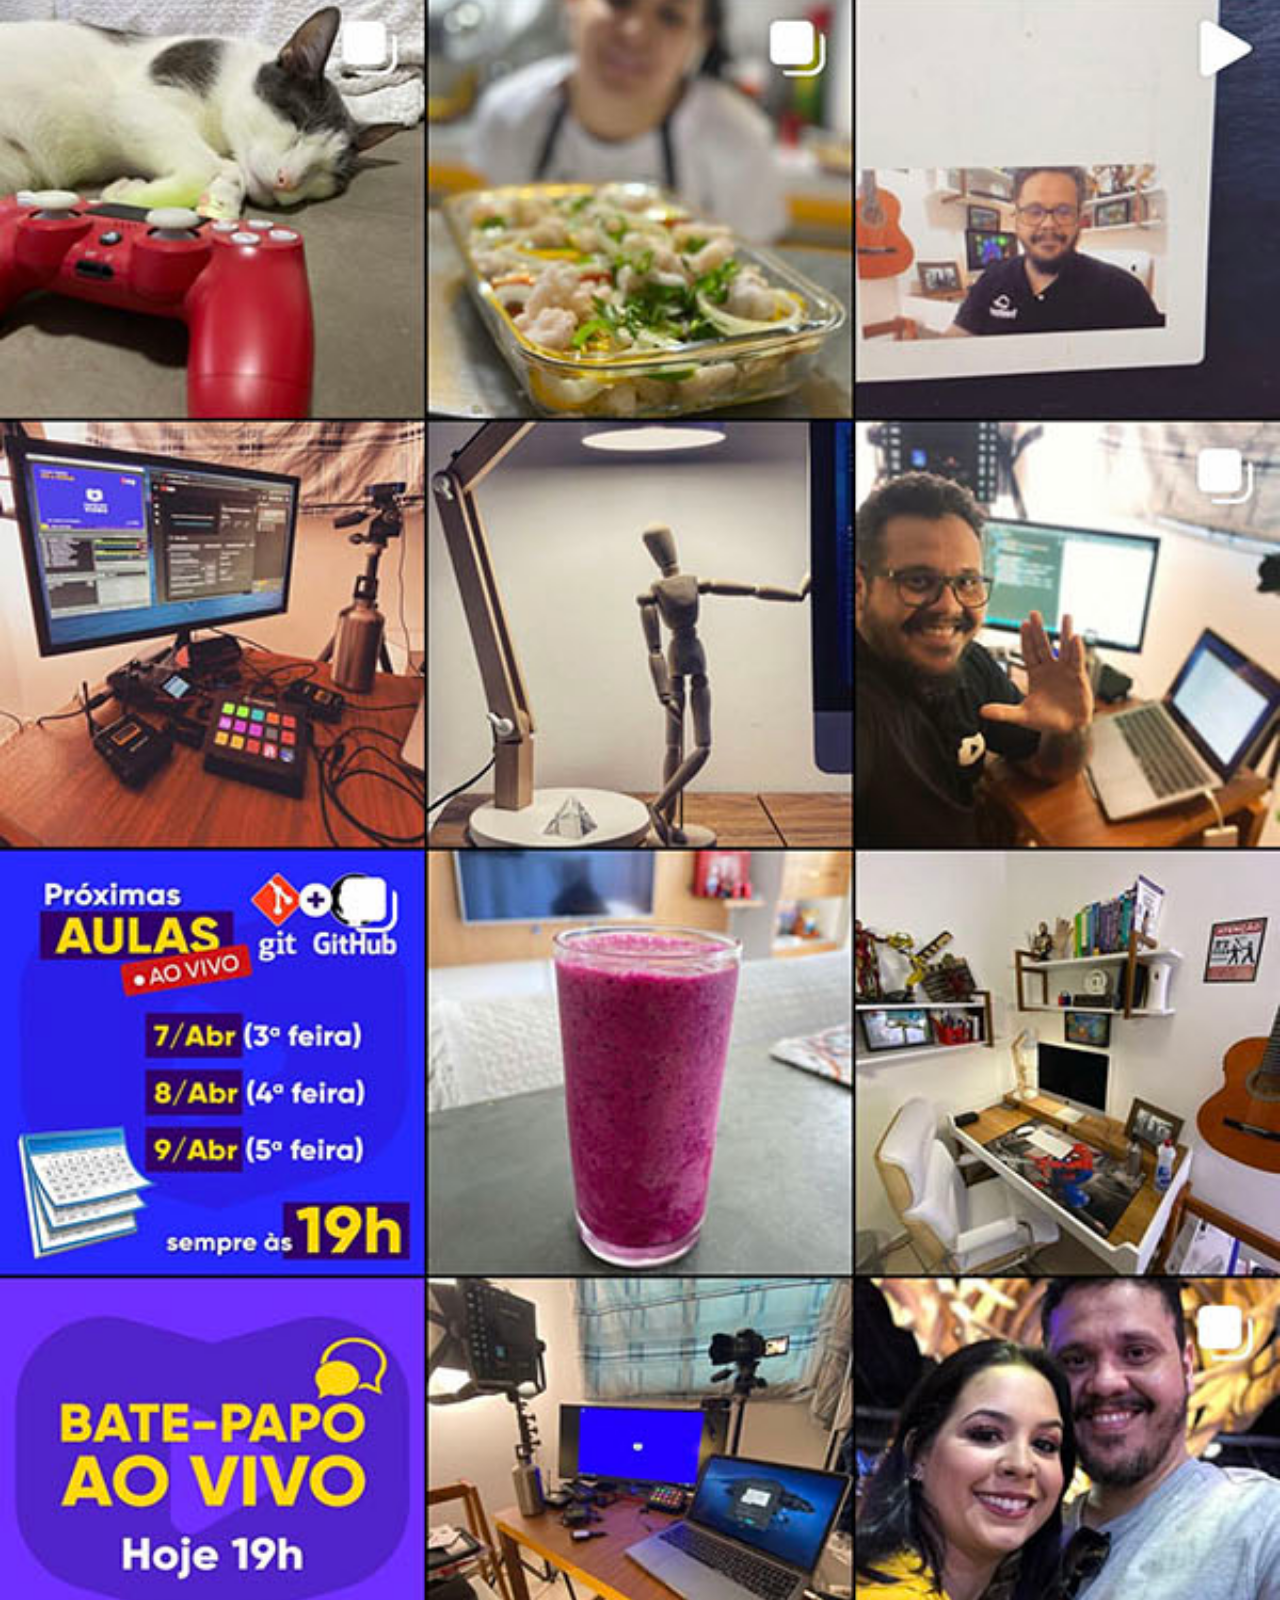
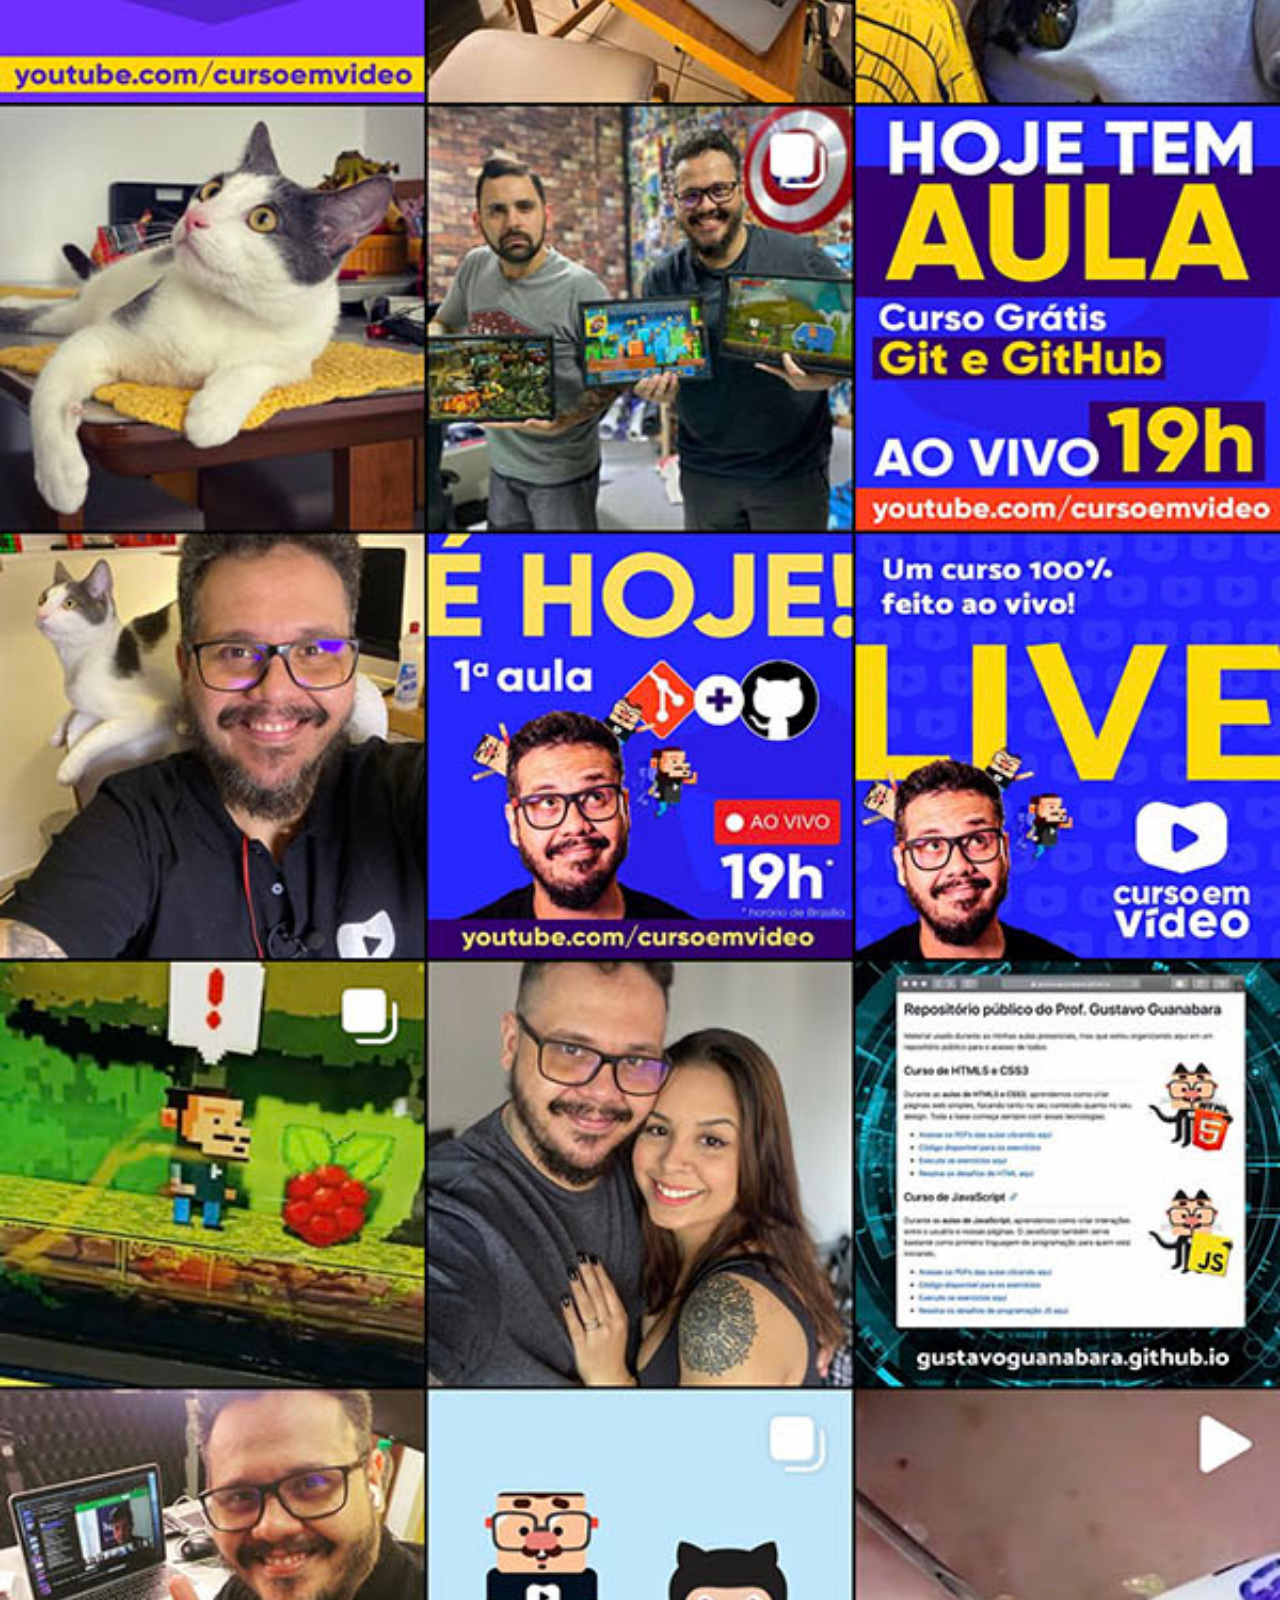
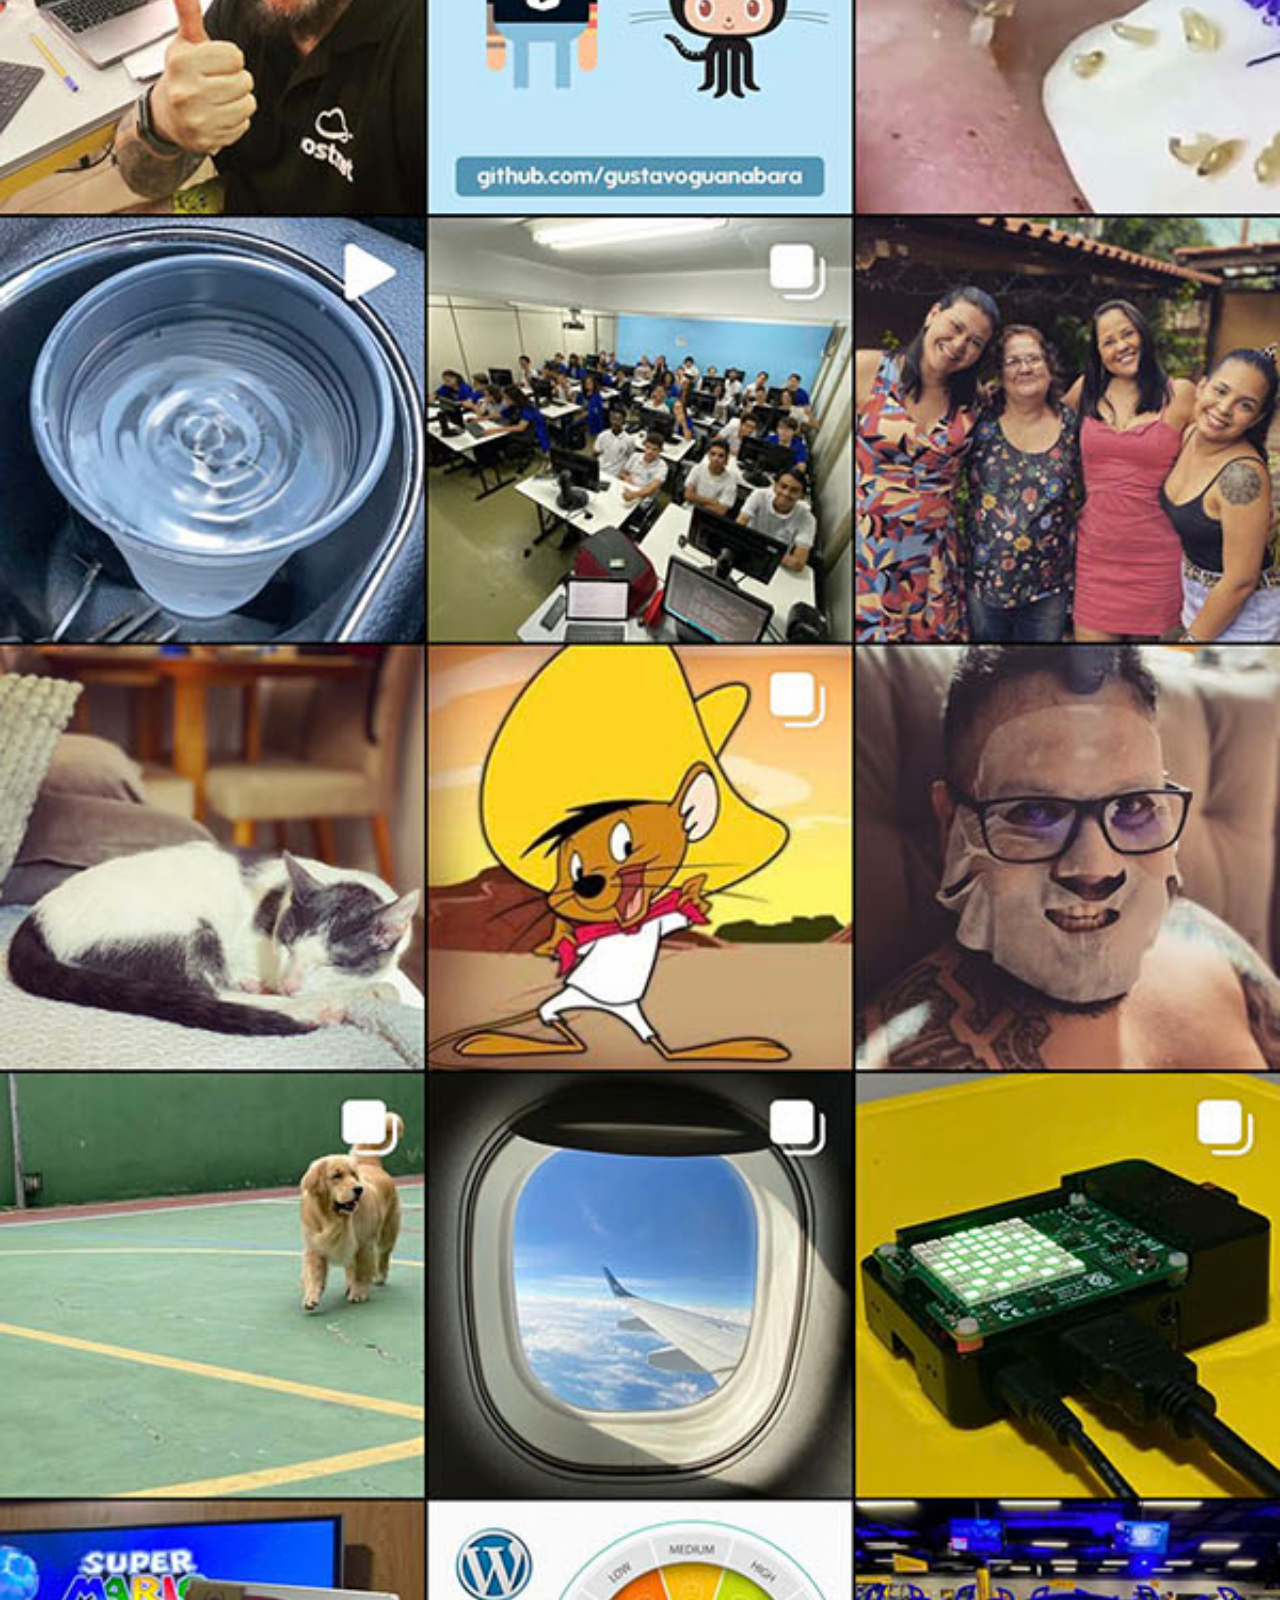
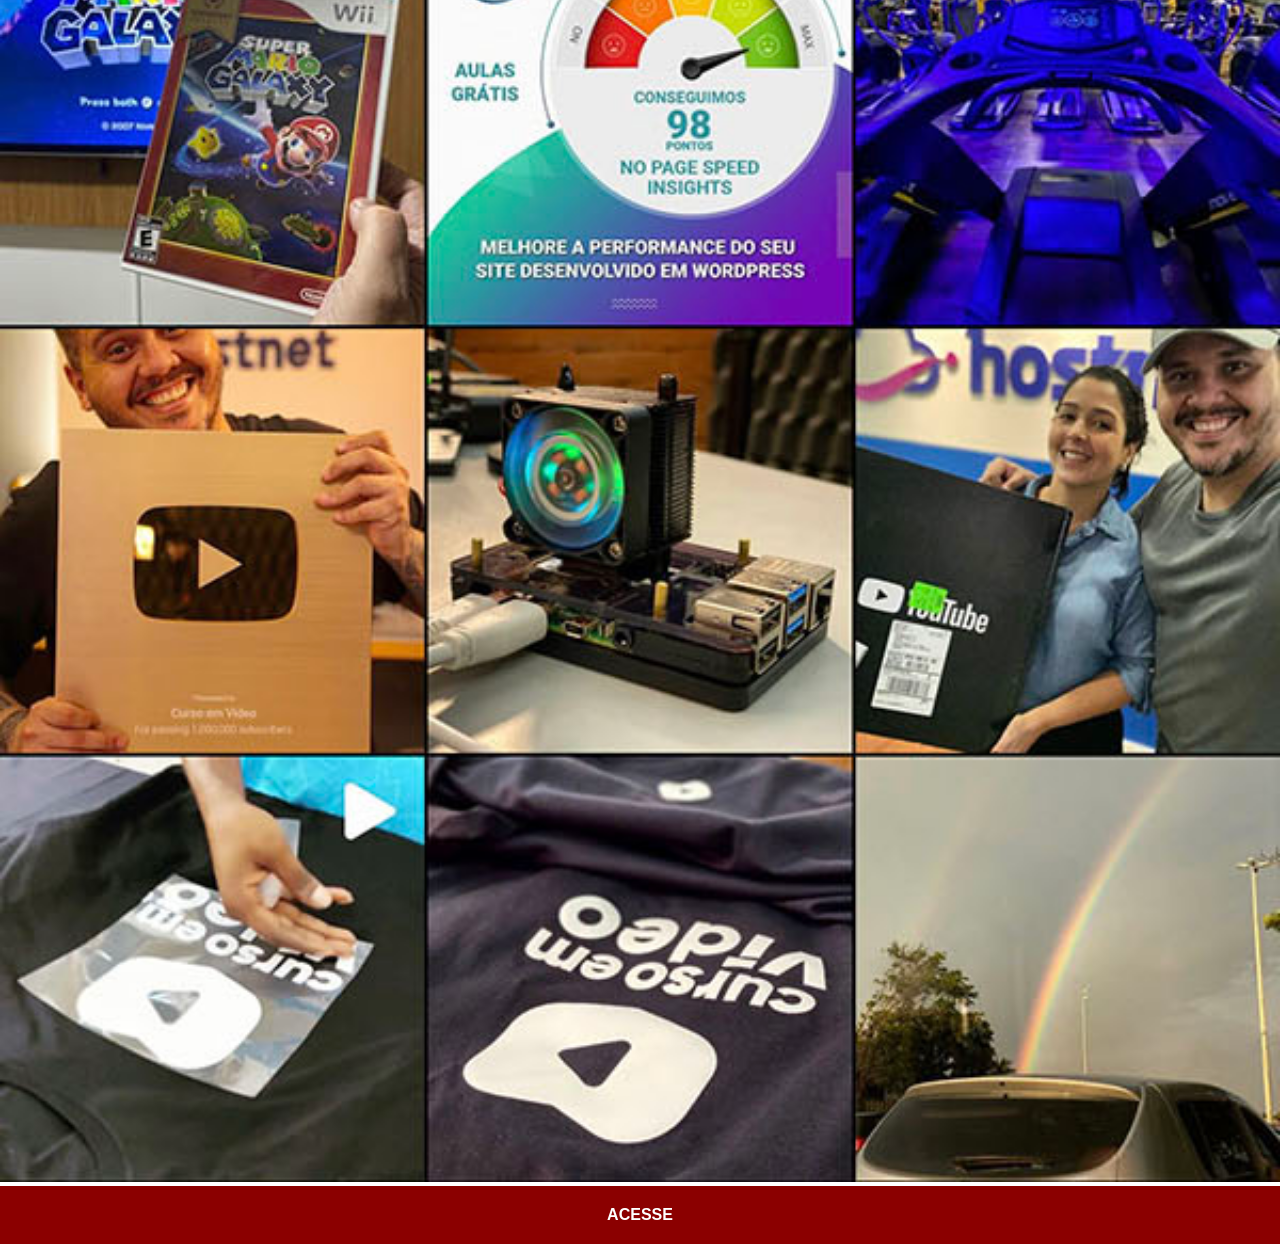
<file: instagram.html>
<!DOCTYPE html>
<html lang="pt-br">
<head>
    <meta charset="UTF-8">
    <meta name="viewport" content="width=device-width, initial-scale=1.0">
    <title>Instagram</title>
    <link rel="stylesheet" href="estilos/social.css">
</head>
<body>
    <img src="imagens/tela-instagram.jpg" alt="instagram">
    <a href="https://www.instagram.com/gustavoguanabara/" target="_blank">ACESSE</a>
</body>
</html>
</file>
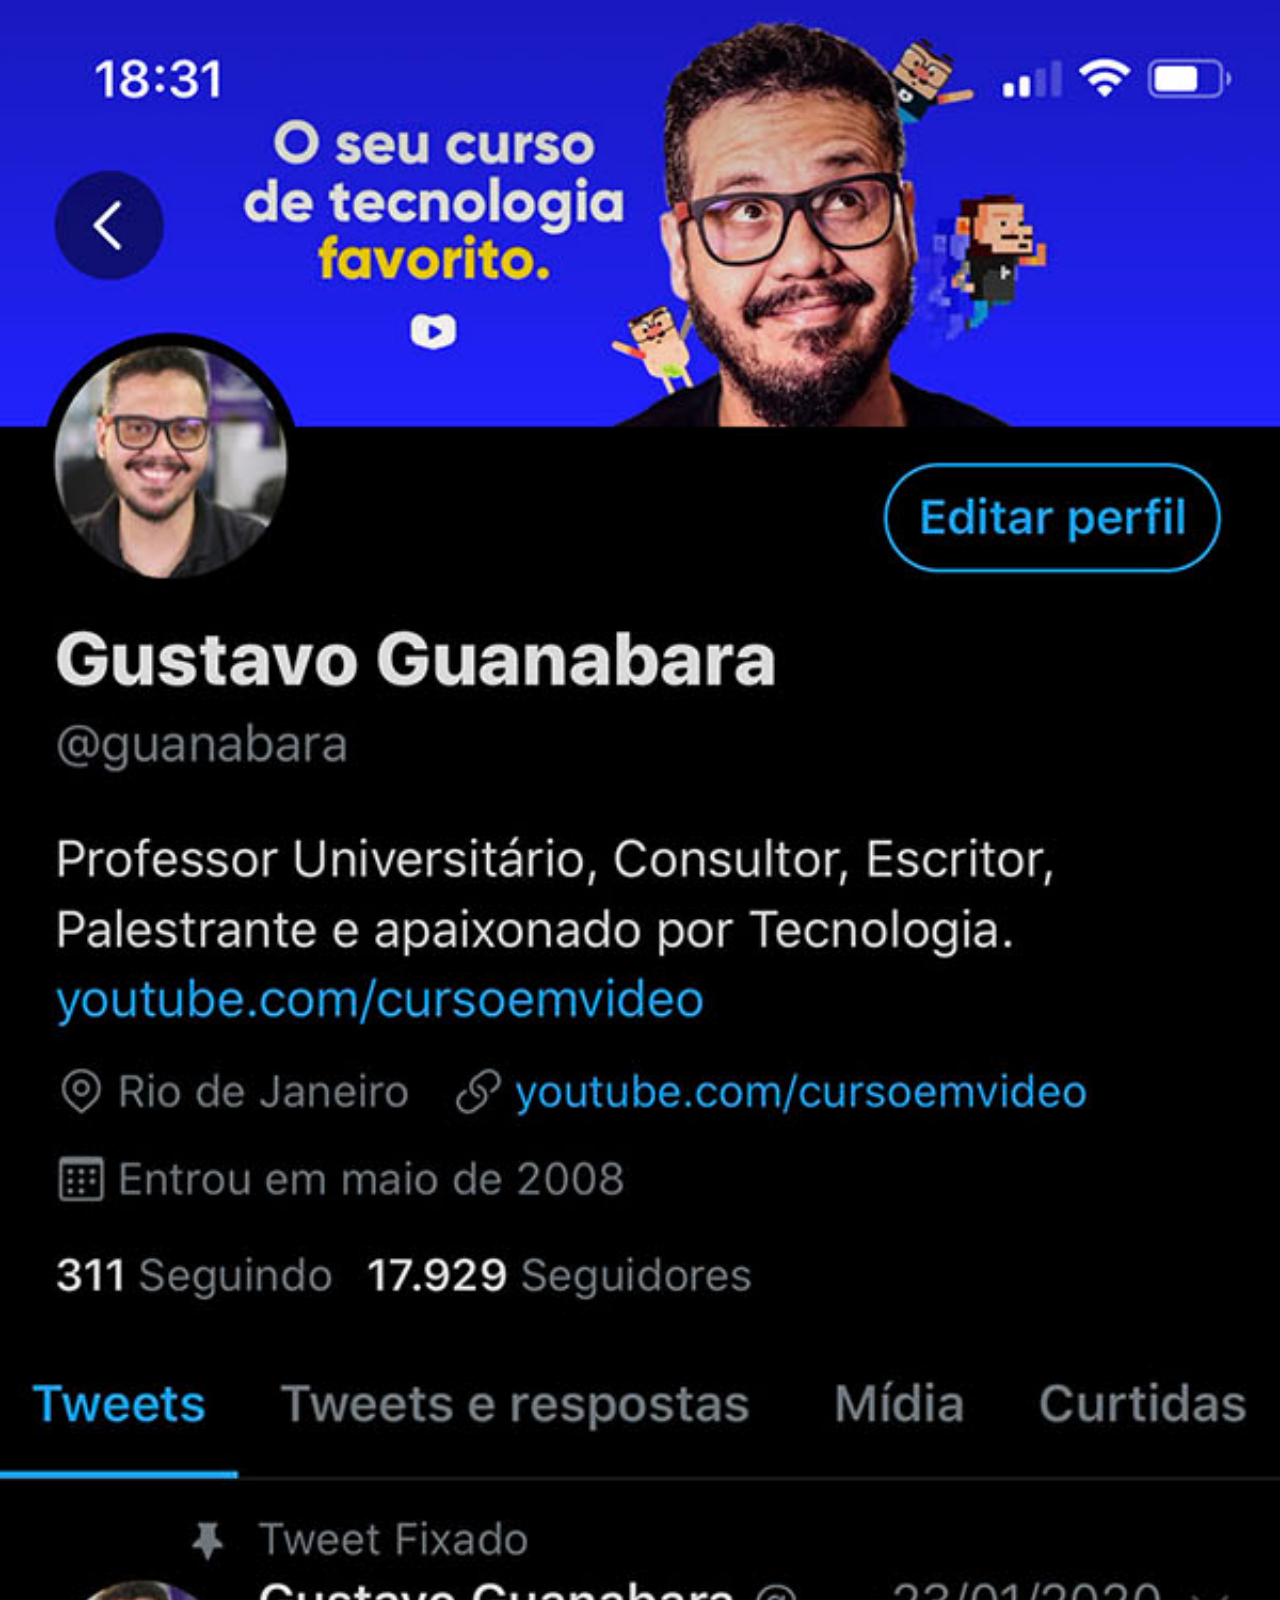
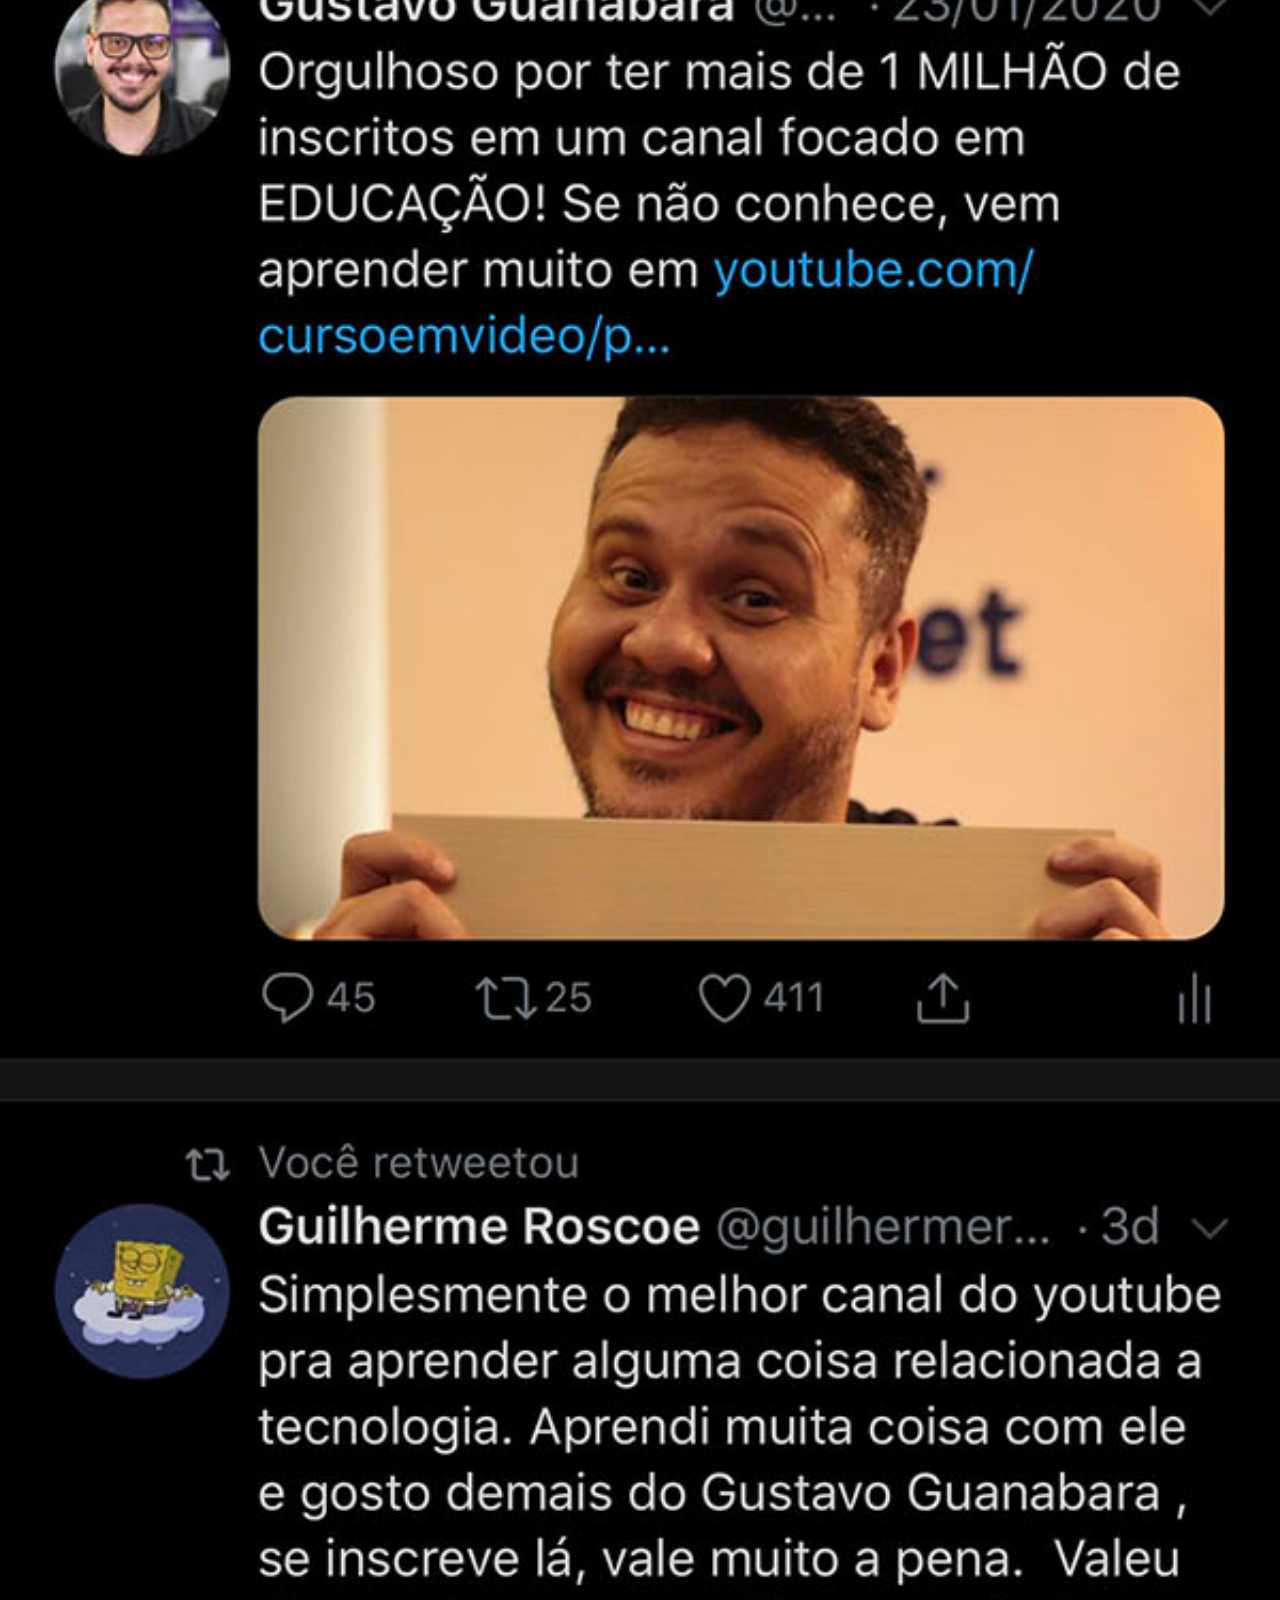
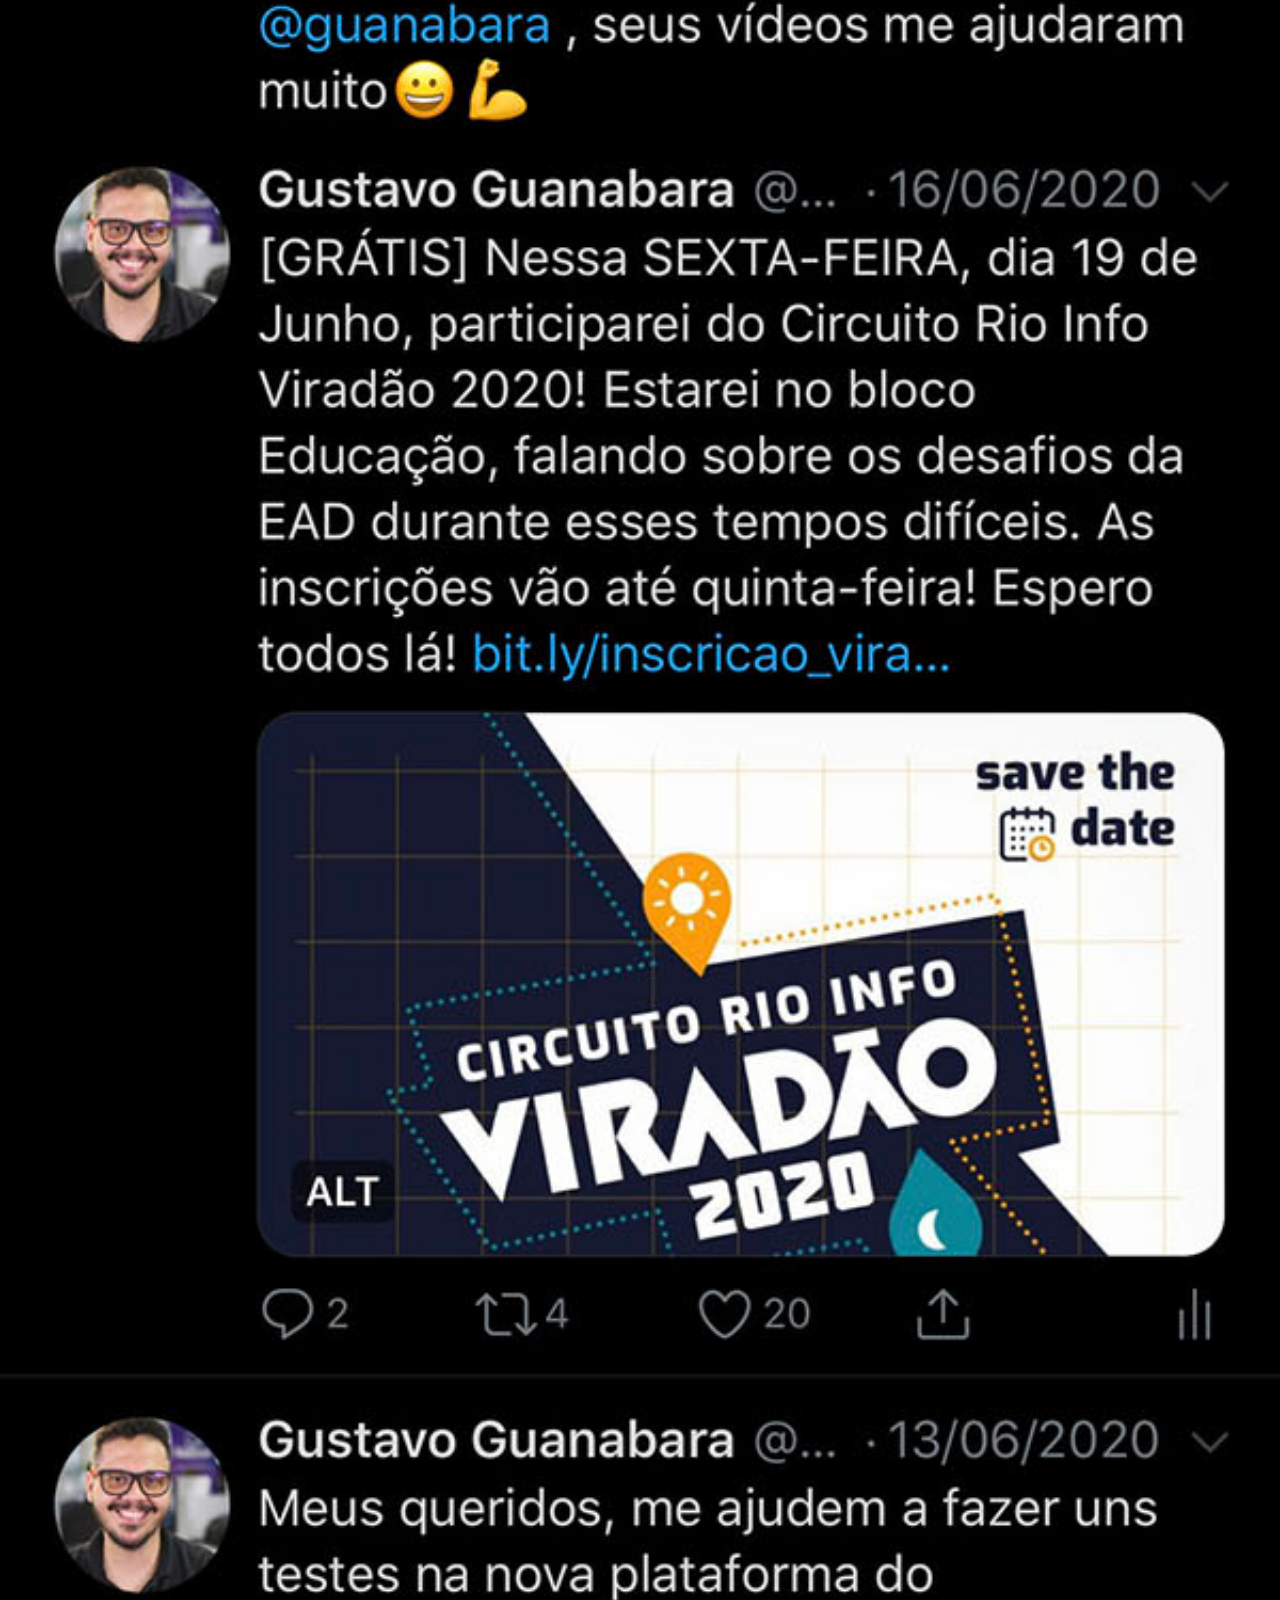
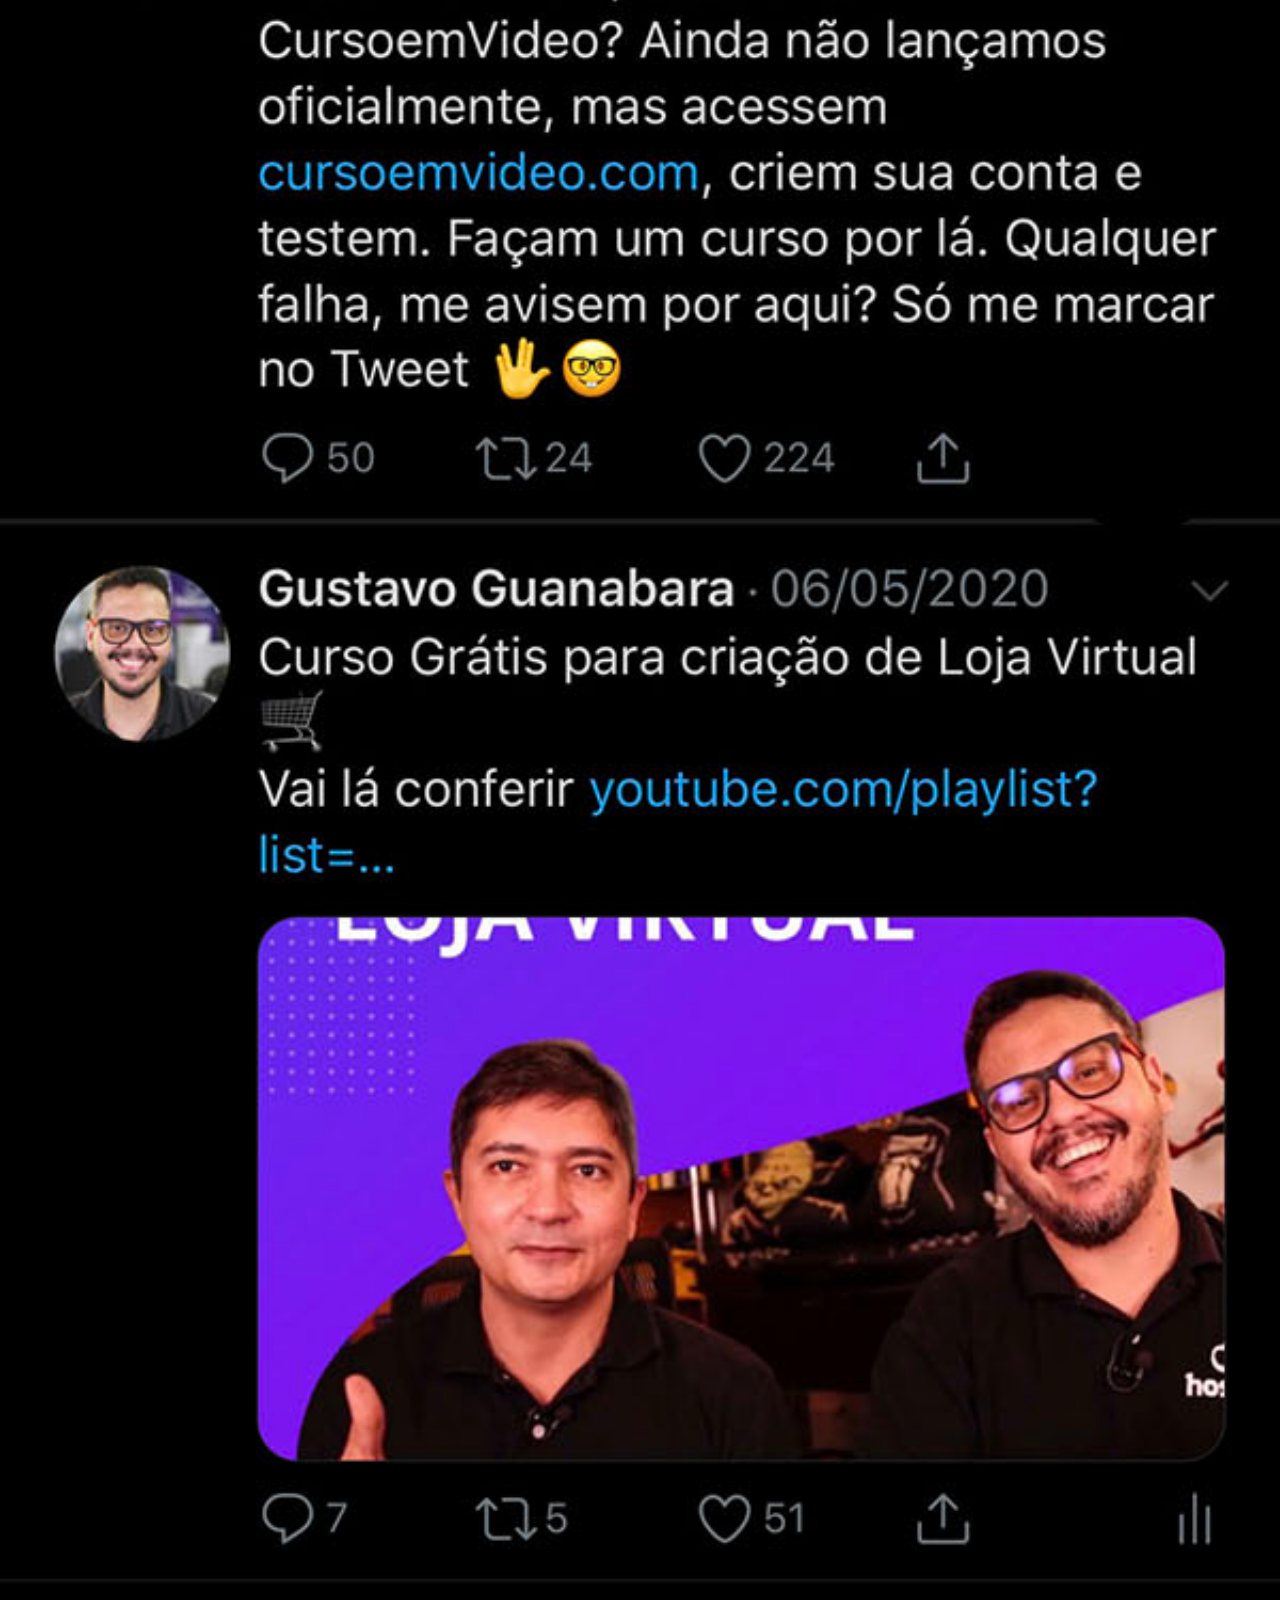
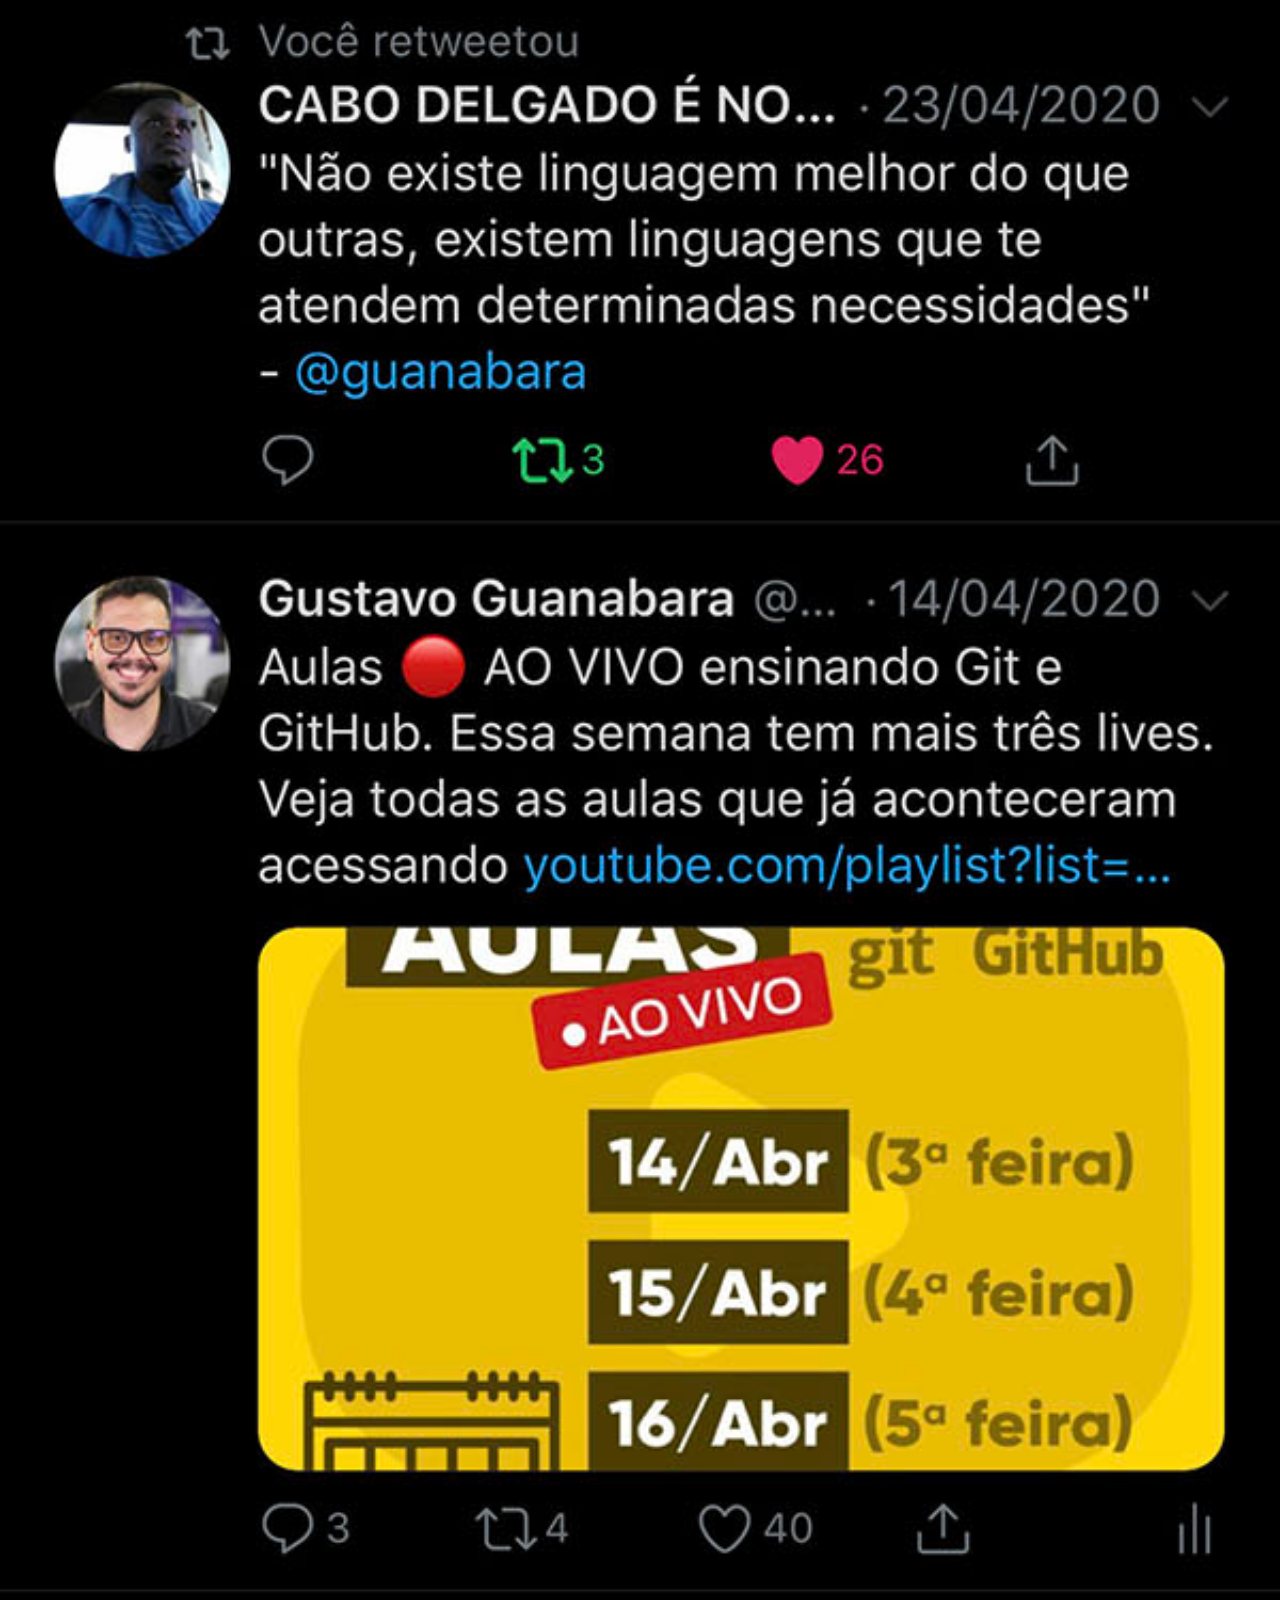
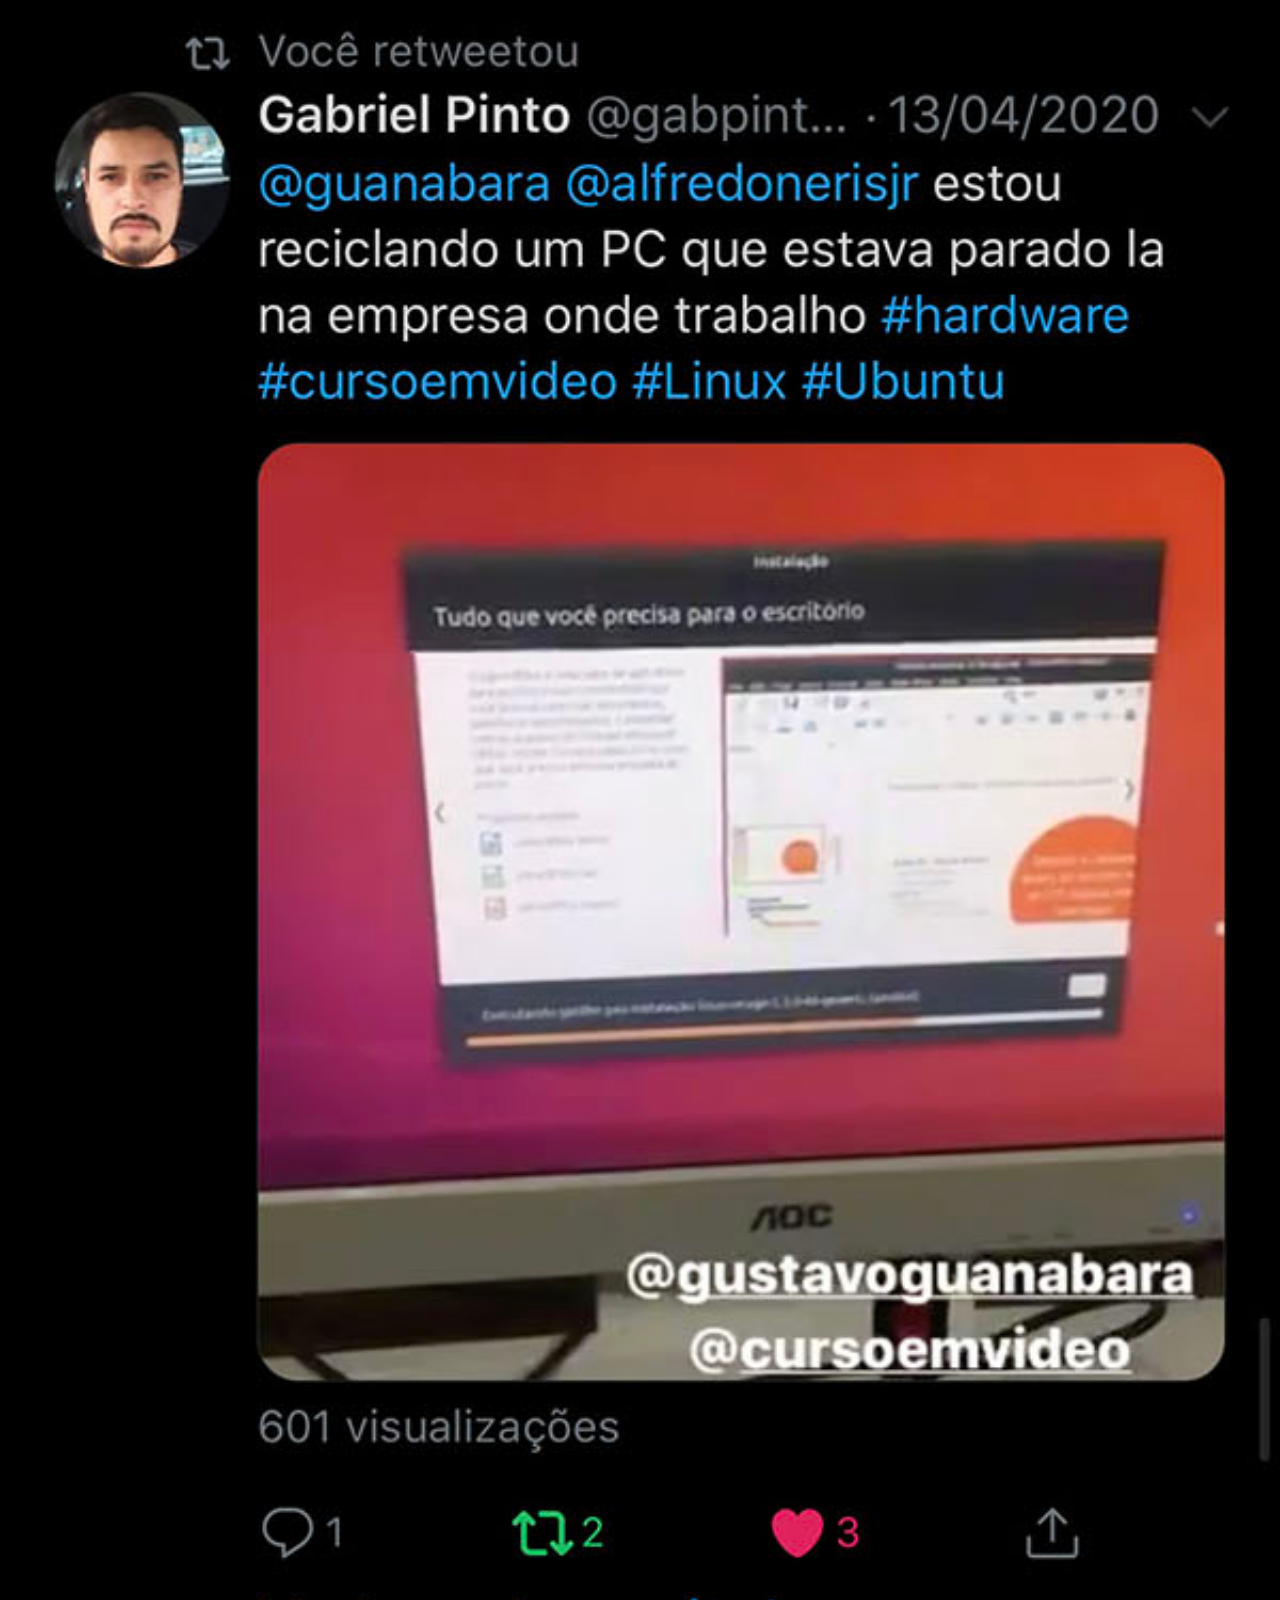
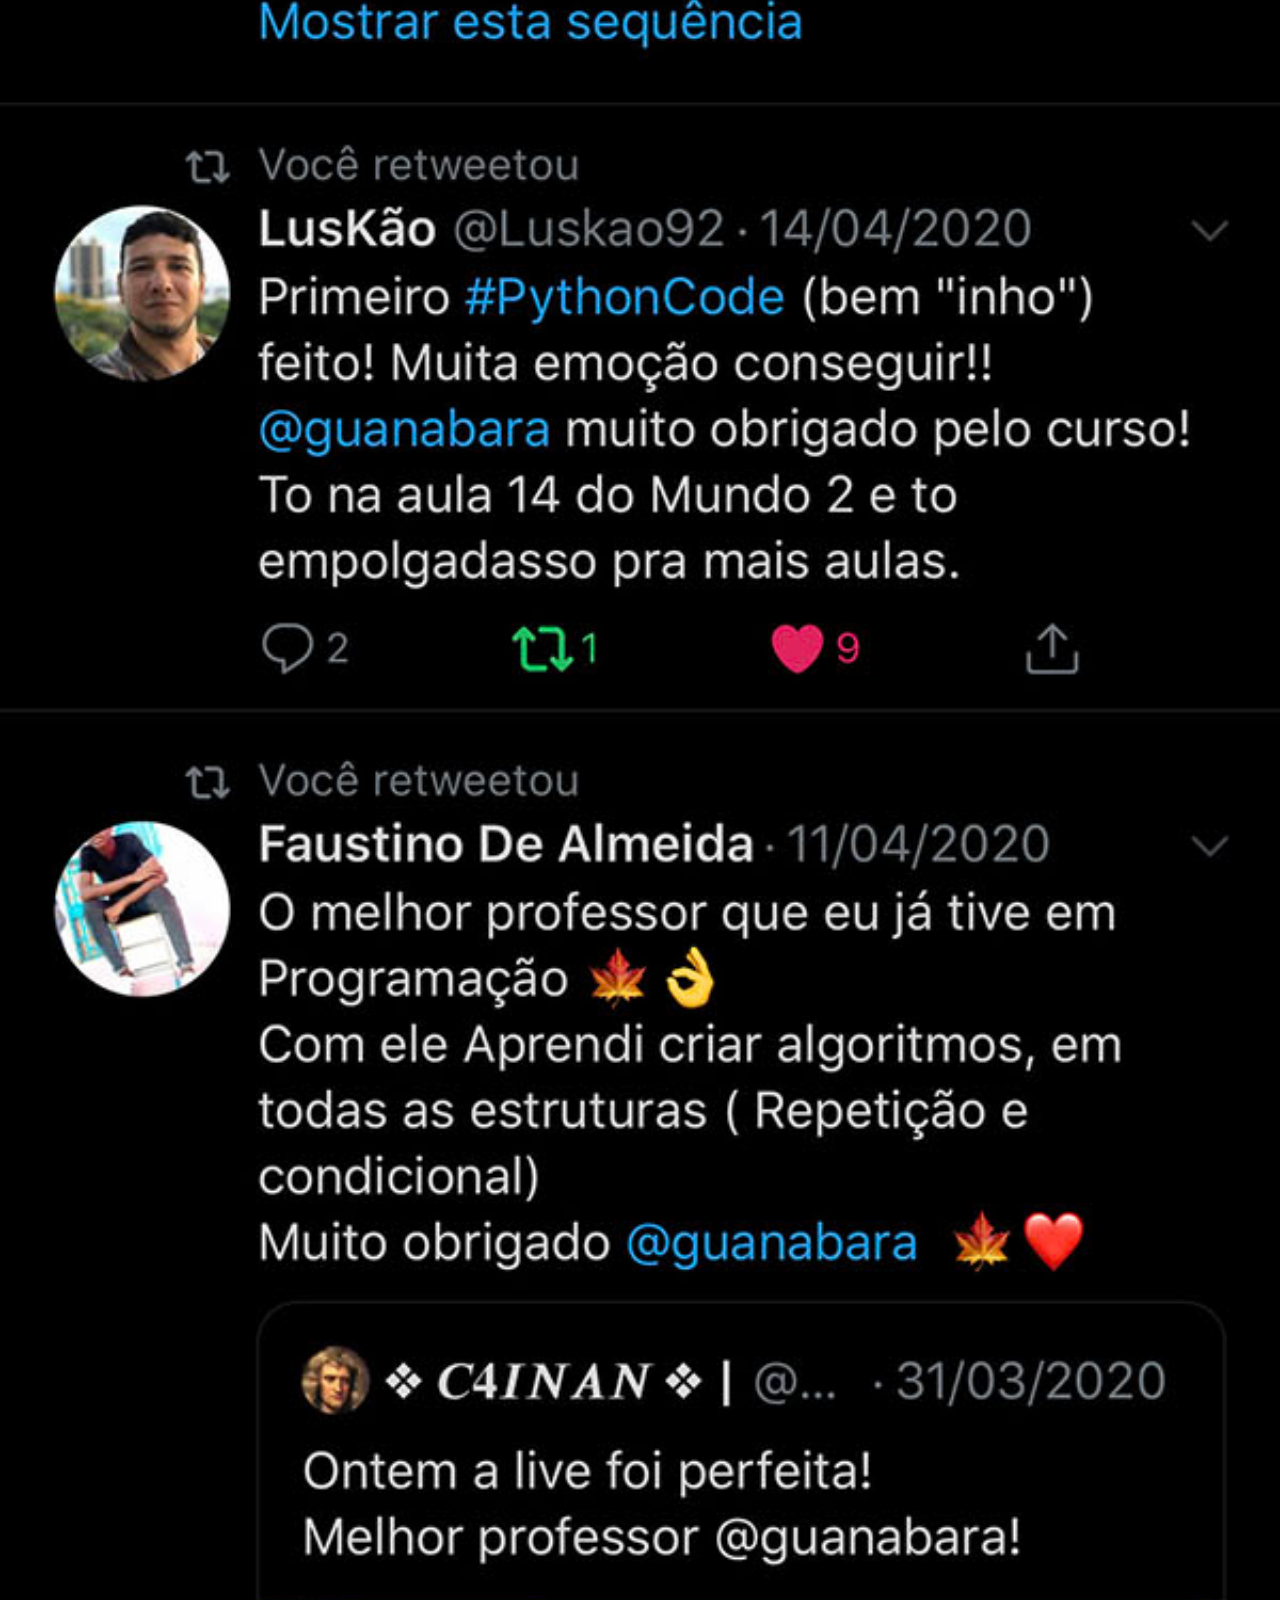
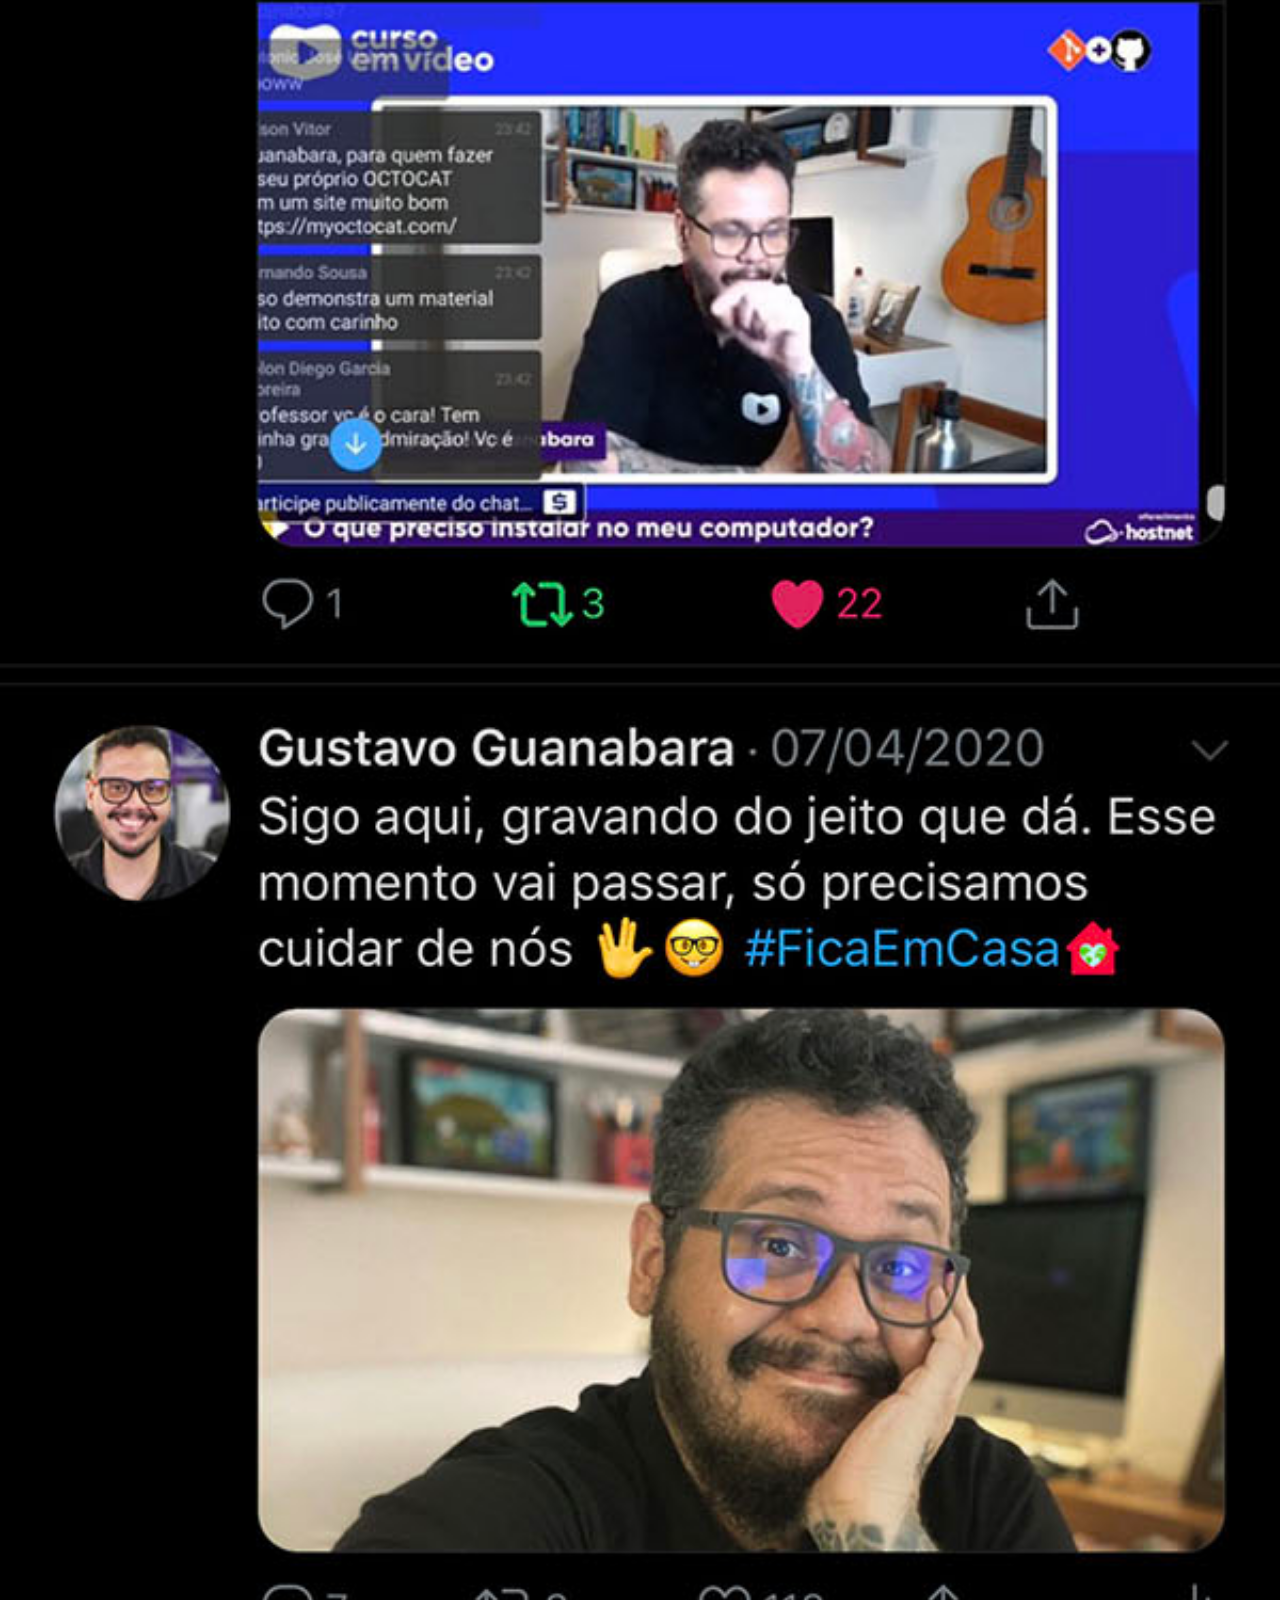
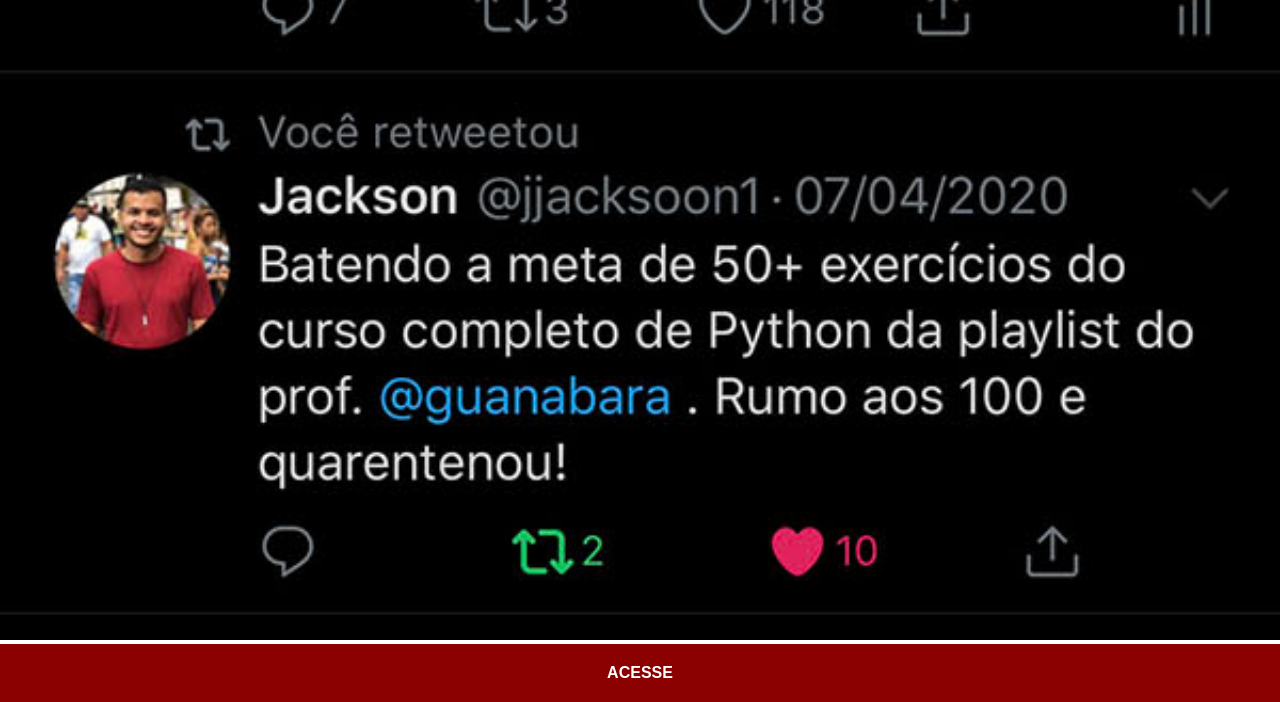
<file: twitter.html>
<!DOCTYPE html>
<html lang="pt-br">
<head>
    <meta charset="UTF-8">
    <meta name="viewport" content="width=device-width, initial-scale=1.0">
    <title>Twitter</title>
    <link rel="stylesheet" href="estilos/social.css">
</head>
<body>
    <img src="imagens/tela-twitter.jpg" alt="twitter">
    <a href="https://x.com/guanabara" target="_blank">ACESSE</a>
</body>
</html>
</file>
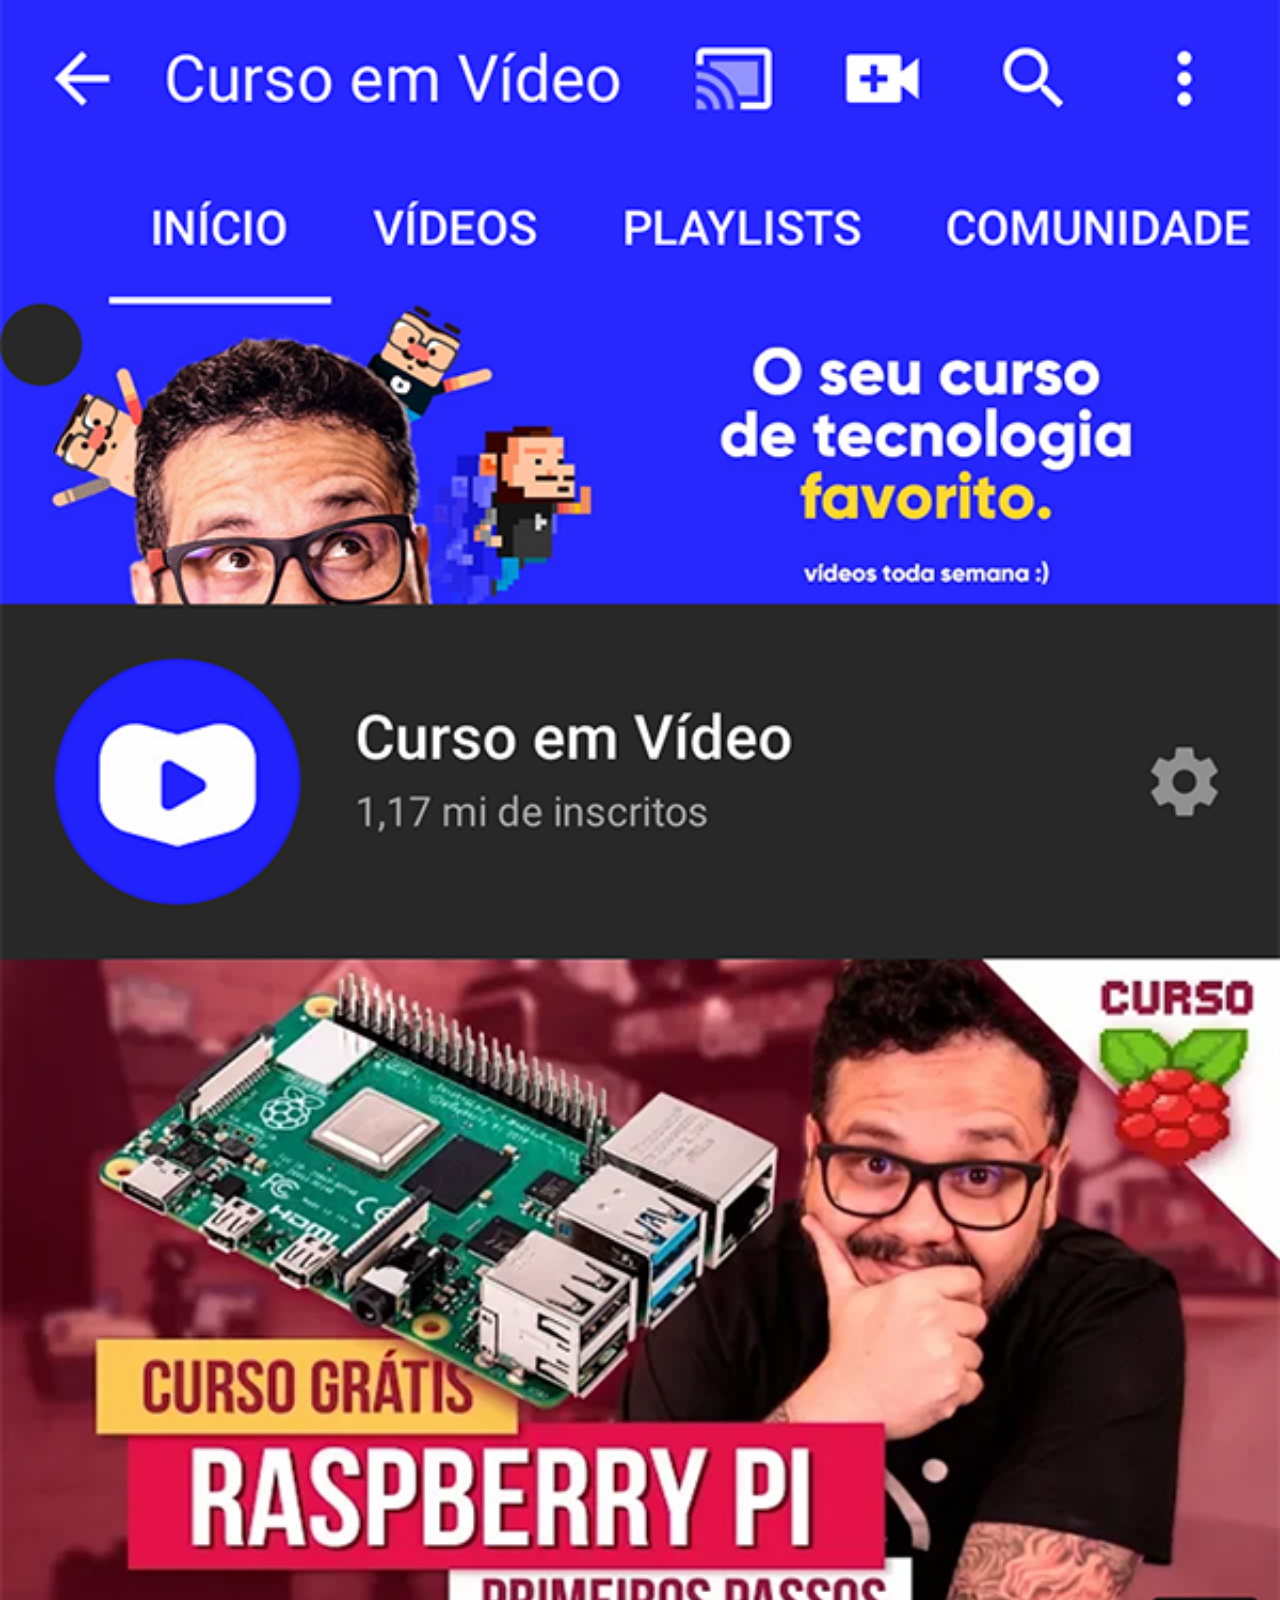
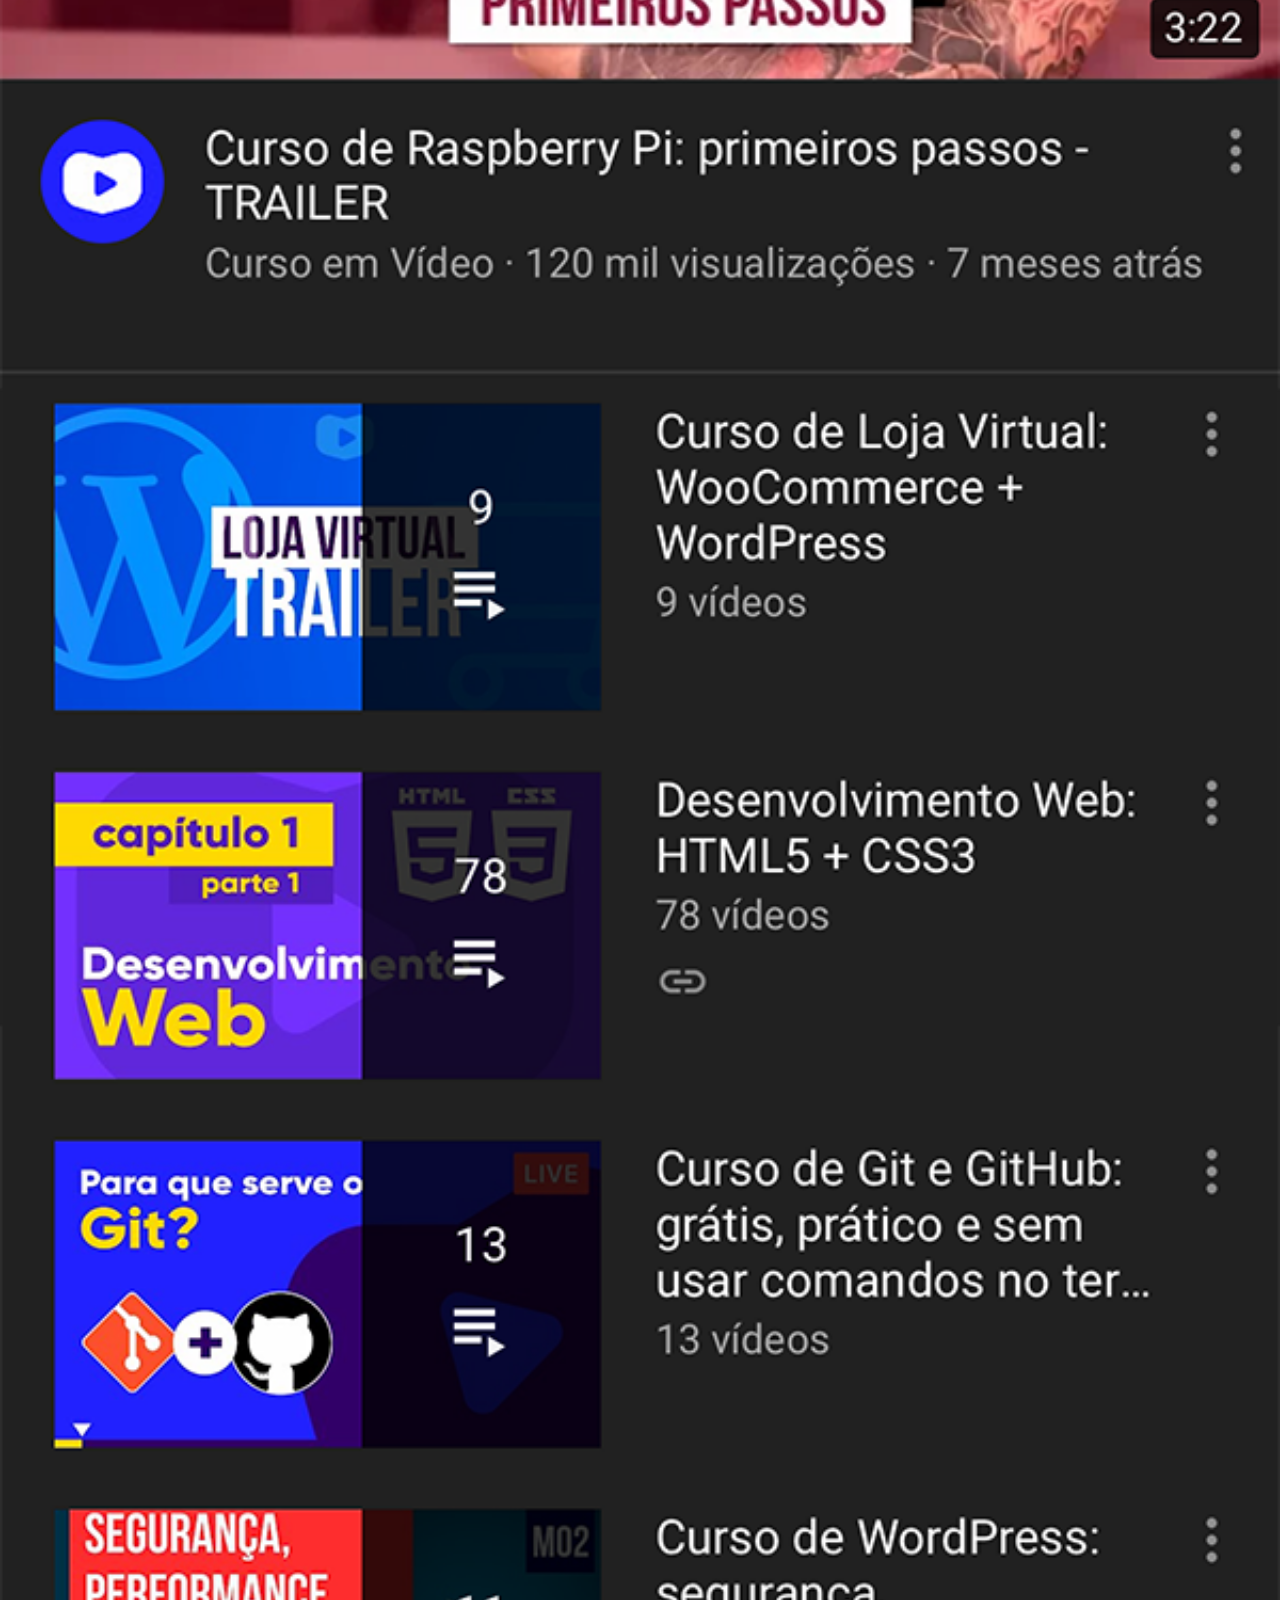
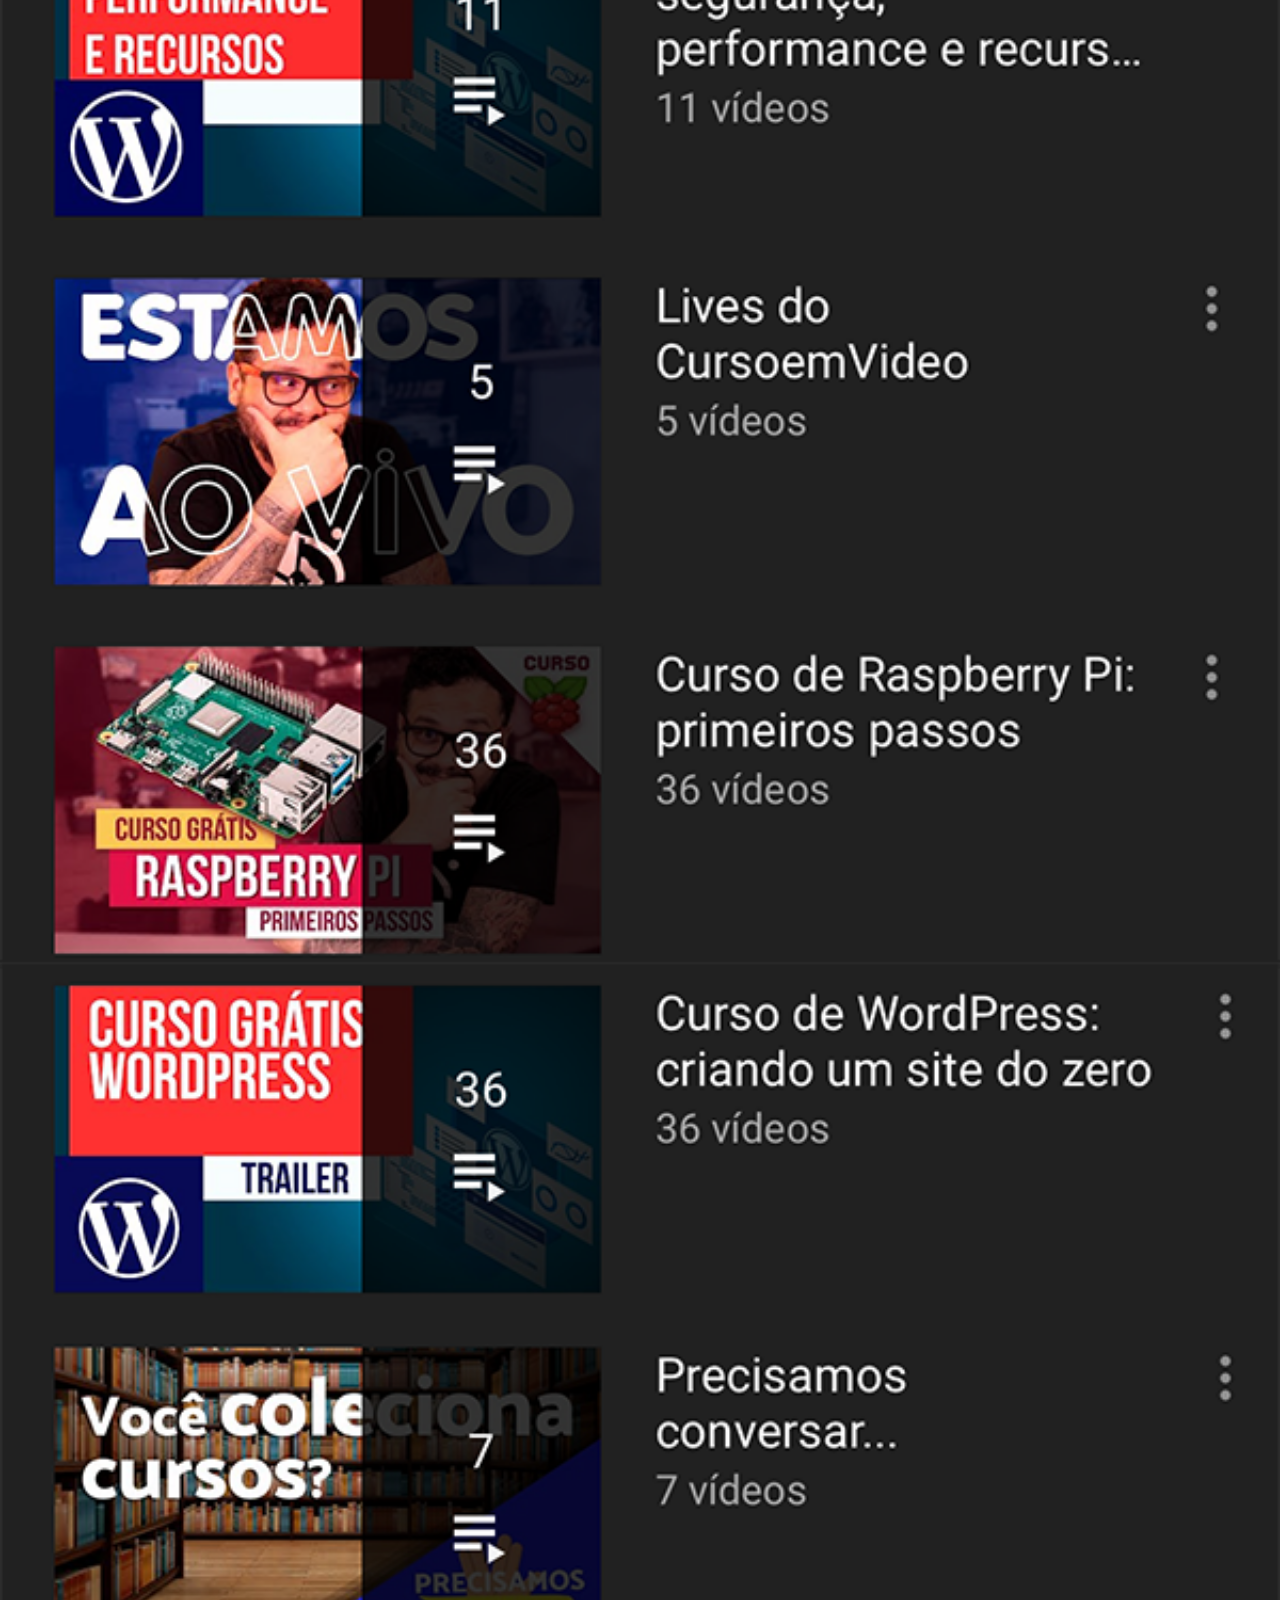
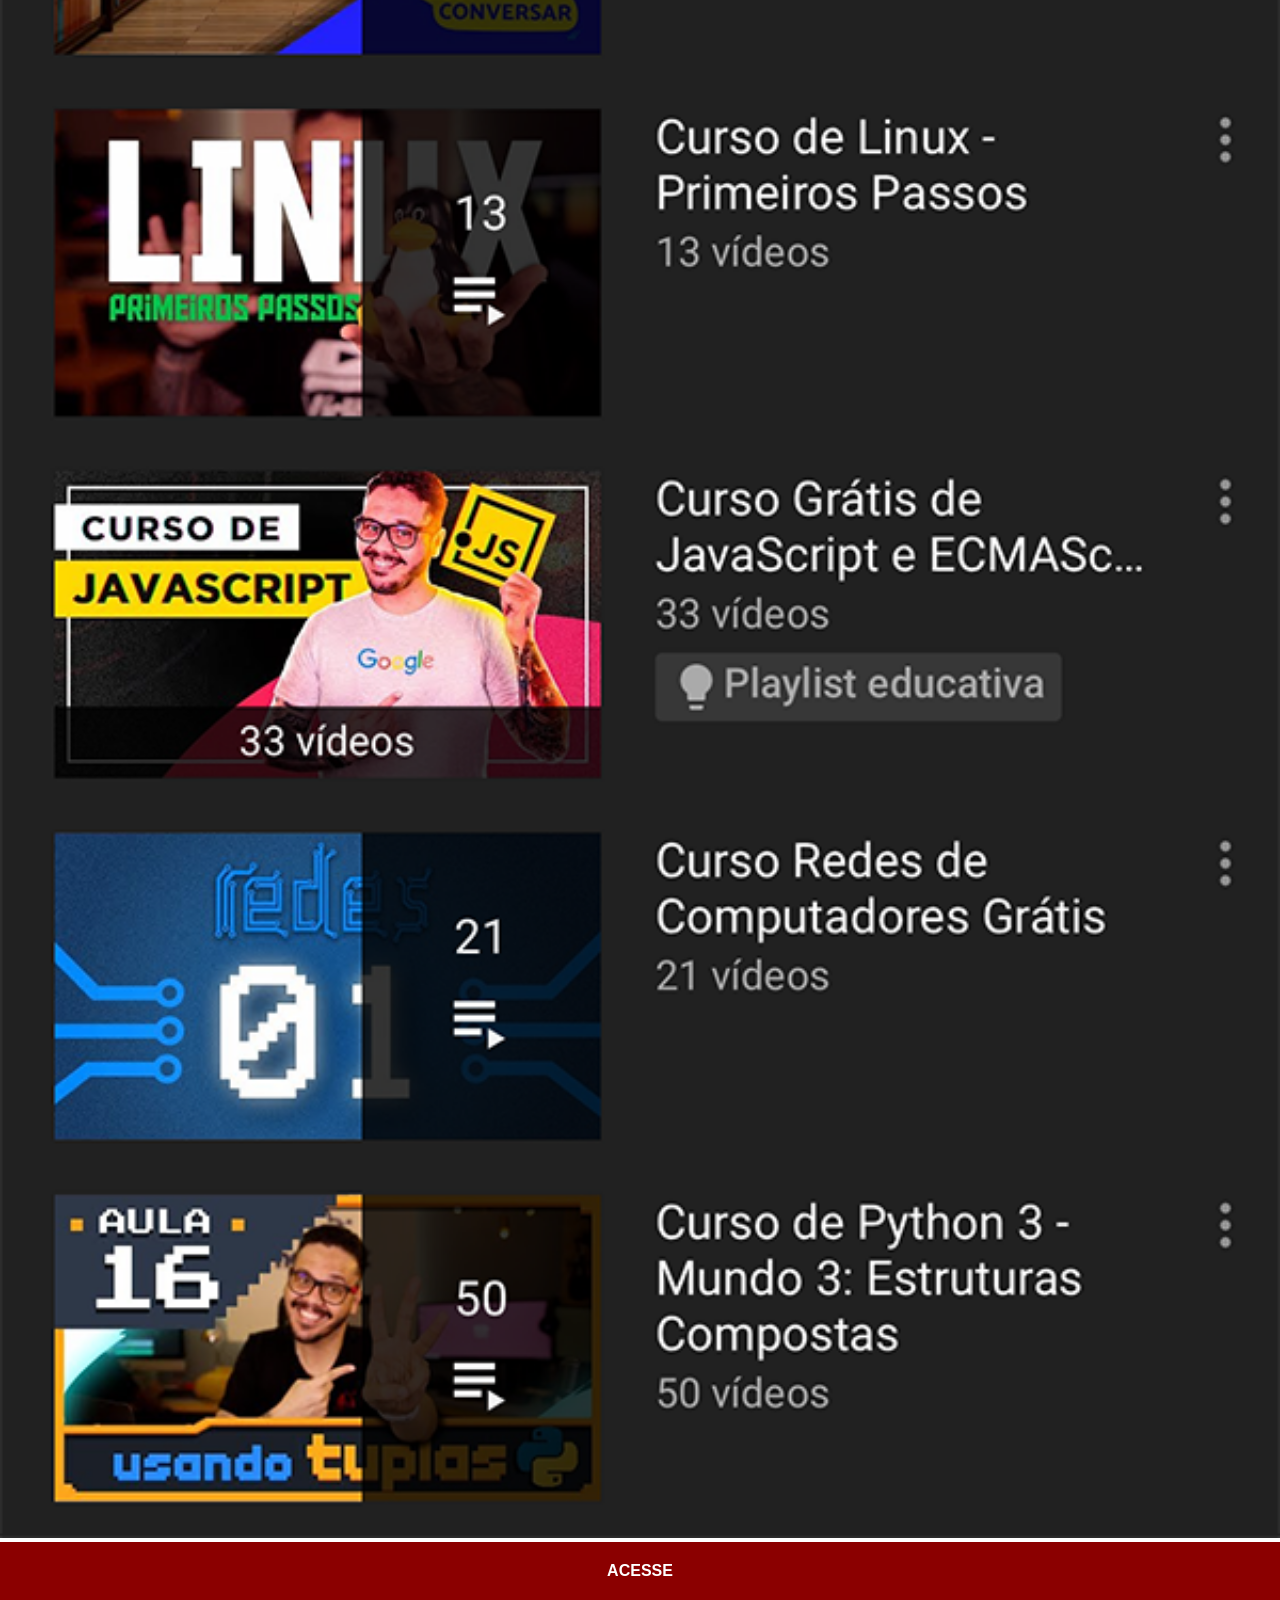
<file: youtube.html>
<!DOCTYPE html>
<html lang="pt-br">
<head>
    <meta charset="UTF-8">
    <meta name="viewport" content="width=device-width, initial-scale=1.0">
    <title>YouTube</title>
    <link rel="stylesheet" href="estilos/social.css">
</head>
<body>
    <img src="imagens/tela-youtube.png" alt="youtube">
    <a href="https://www.youtube.com/c/CursoemV%C3%ADdeo" target="_blank">ACESSE</a>
</body>
</html>
</file>
<file: estilos/estilo.css>
@charset "UTF-8";


* {
    margin: 0px;
    padding: 0px;
}


html, body{
    height: 100vh;
    width: 100vw;
}


body{
    background: url(../imagens/fundo-madeira.jpg);
    background-size: cover;
    background-repeat: no-repeat;
    background-position: top center;
}


main{
    position: relative;
    height: 100vh;
}


section#telefone{
    position: absolute;
    top: 50%;
    left: 50%;
    transform: translate(-50%, -50%);
    height: 627px;
    width: 311px;
    background: url(../imagens/frame-iphone.png) no-repeat;
}


iframe#tela{
    position: relative;
    top: 80px;
    left: 21px;
    height: 471px;
    width: 269px;
}


section#redes-sociais{
    text-align: right;
}


section#redes-sociais img{
    width: 50px;
    margin: 10px;
    border-radius: 50%;
    box-sizing: border-box;
}


section#redes-sociais img:hover{
    border: 2px solid white;
    transform: translate(-3px, -3px);
    transition: transform .5s , border .5s;
}
</file>
<file: estilos/social.css>
*{
    margin: 0px;
    padding: 0px;
    font-family: Arial, Helvetica, sans-serif;
}


img{
    width: 100vw;
}


a{
    display: block;
    background-color: darkred;
    color: white;
    padding: 20px;
    text-align: center;
    font-weight: bold;
    text-decoration: none;
}
a:hover{
    background-color: rgb(209, 0, 0);
    transition-duration: .7s;
    text-decoration: underline;
    text-shadow: 1.5px 1.5px 1.5px rgba(0, 0, 0, 0.61);
}
</file>
